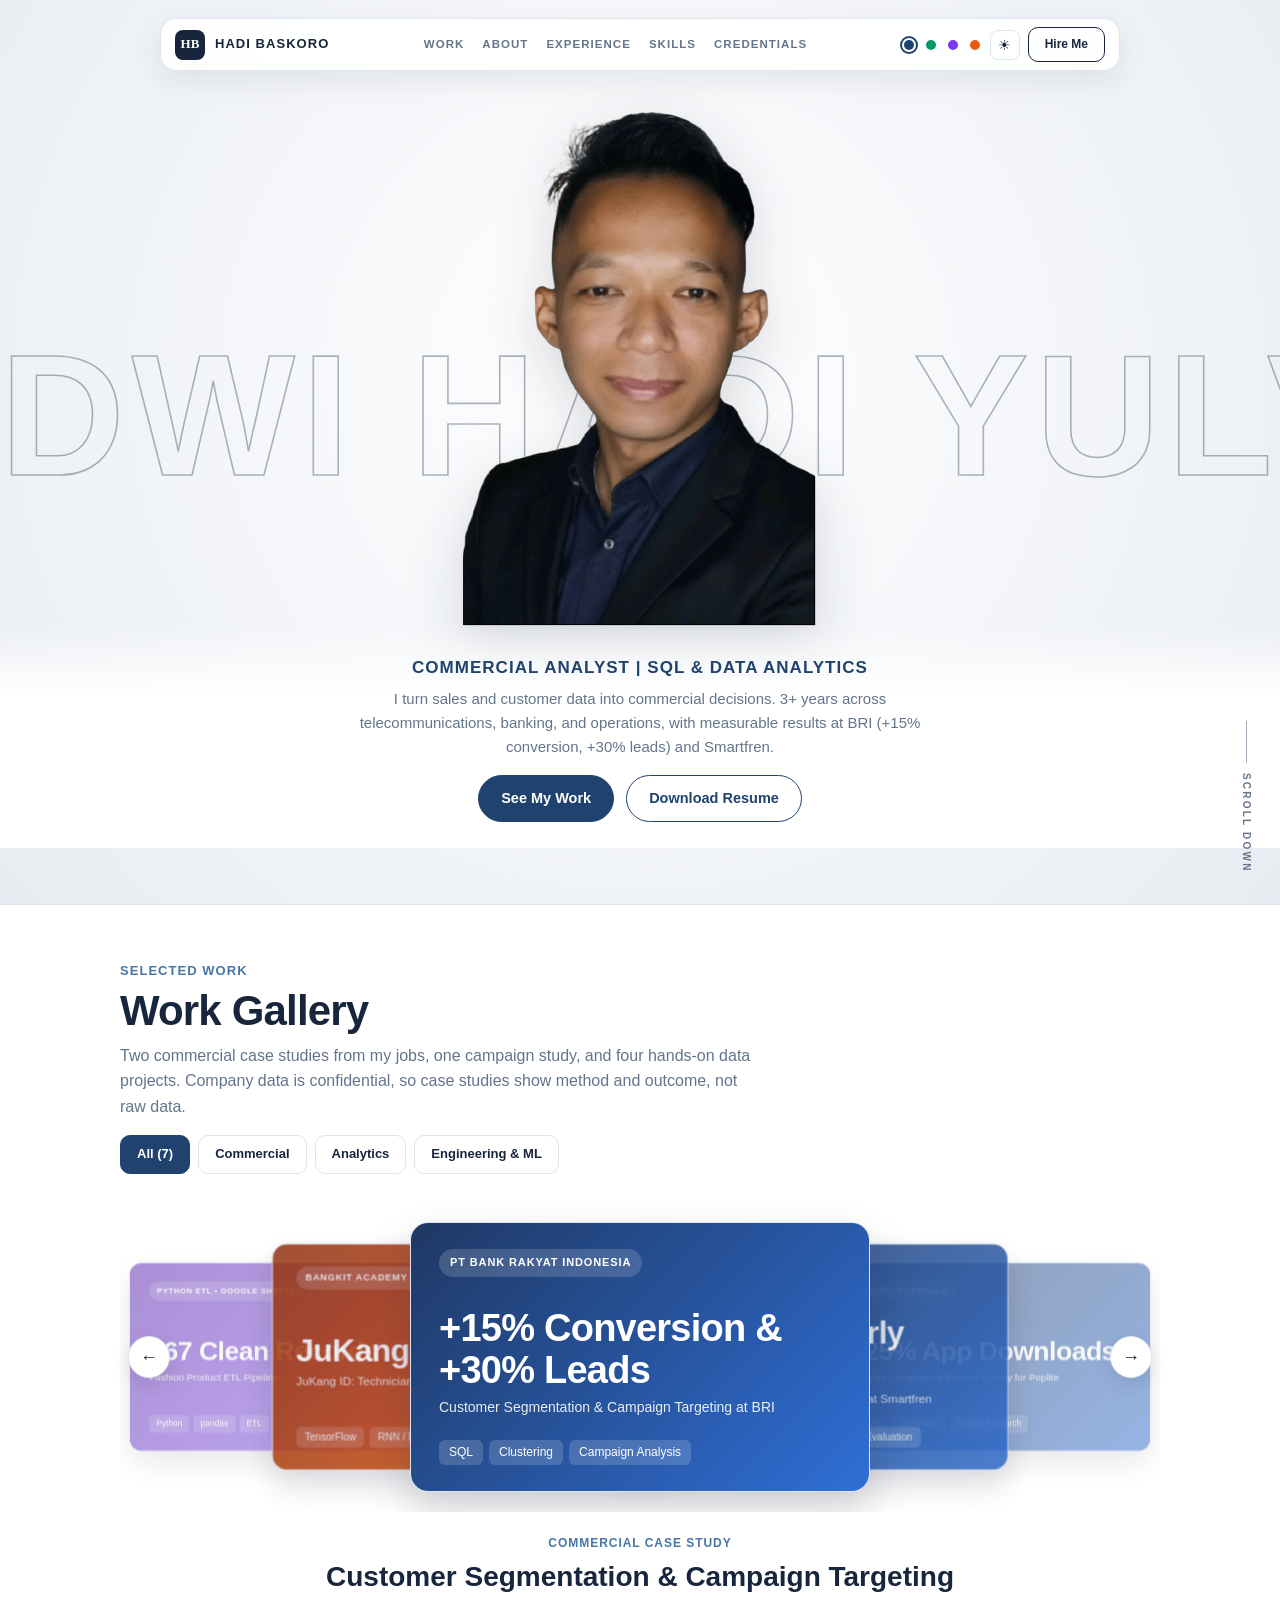
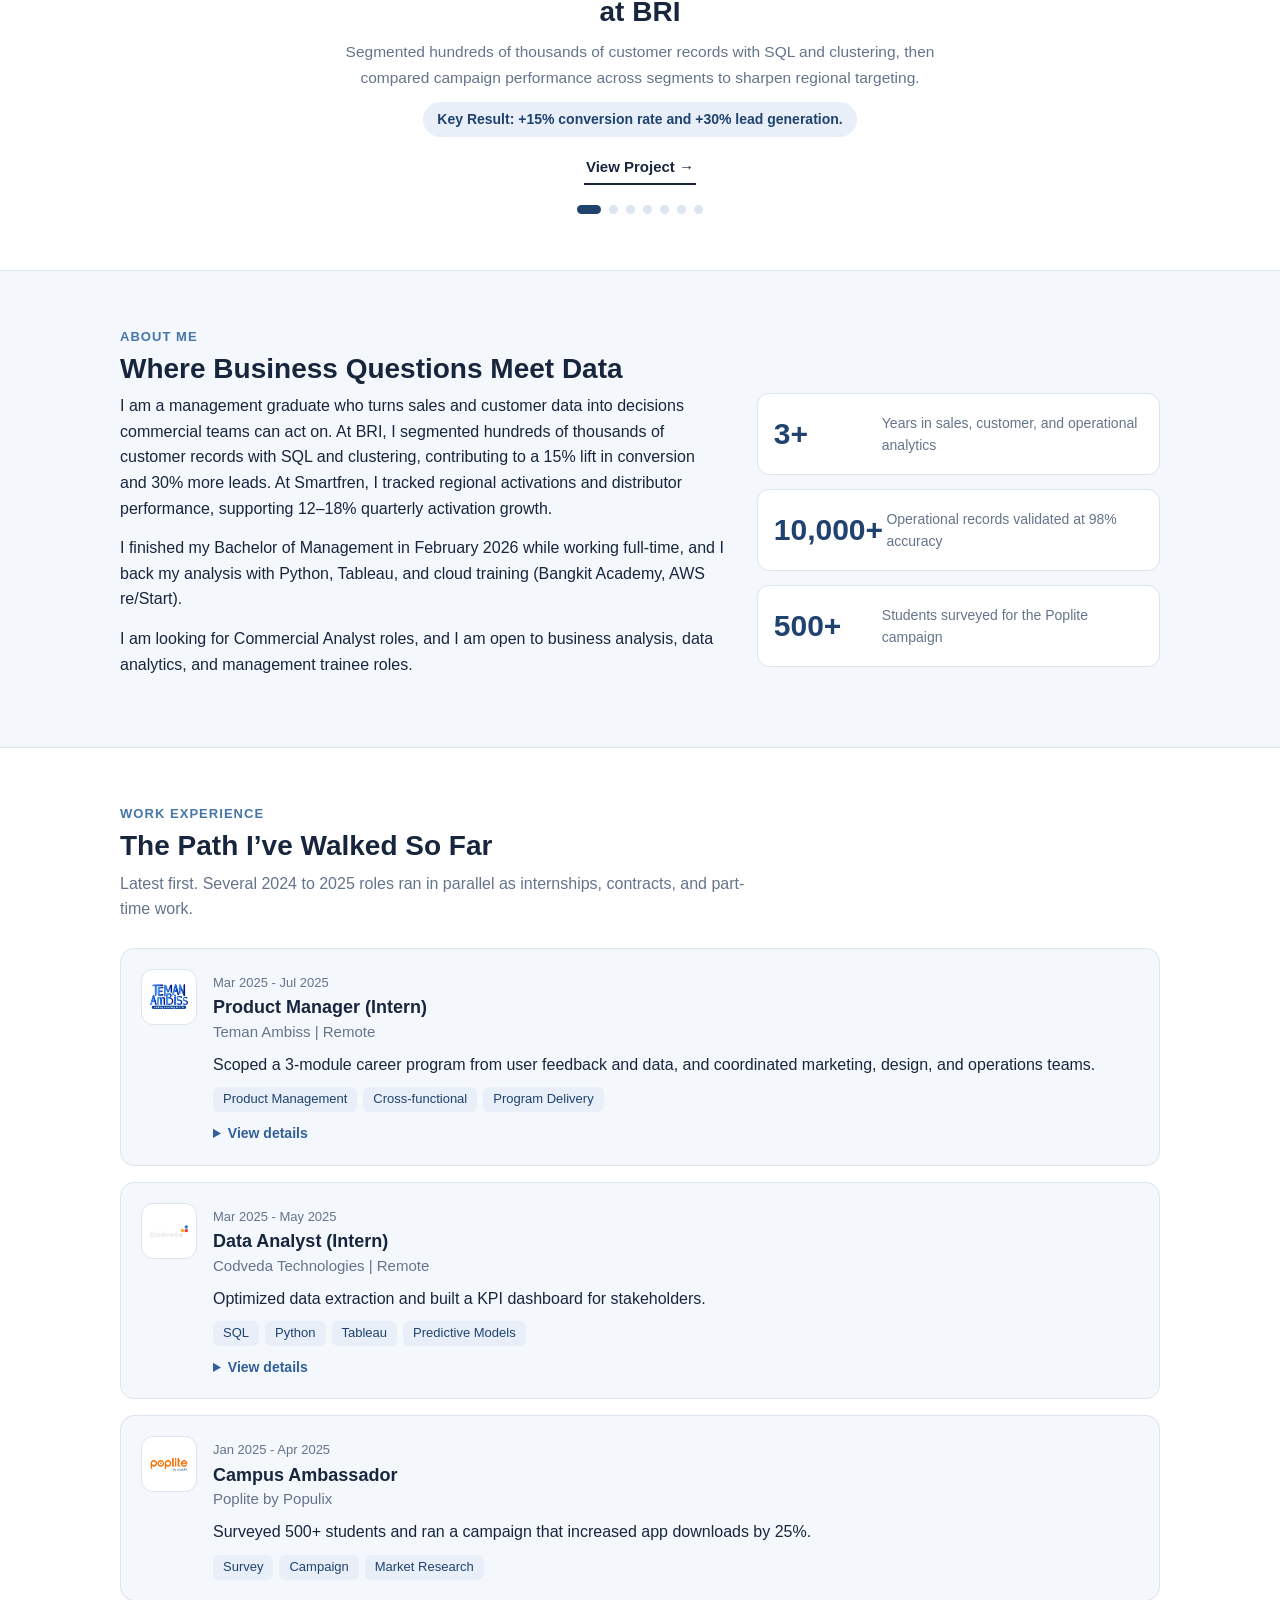
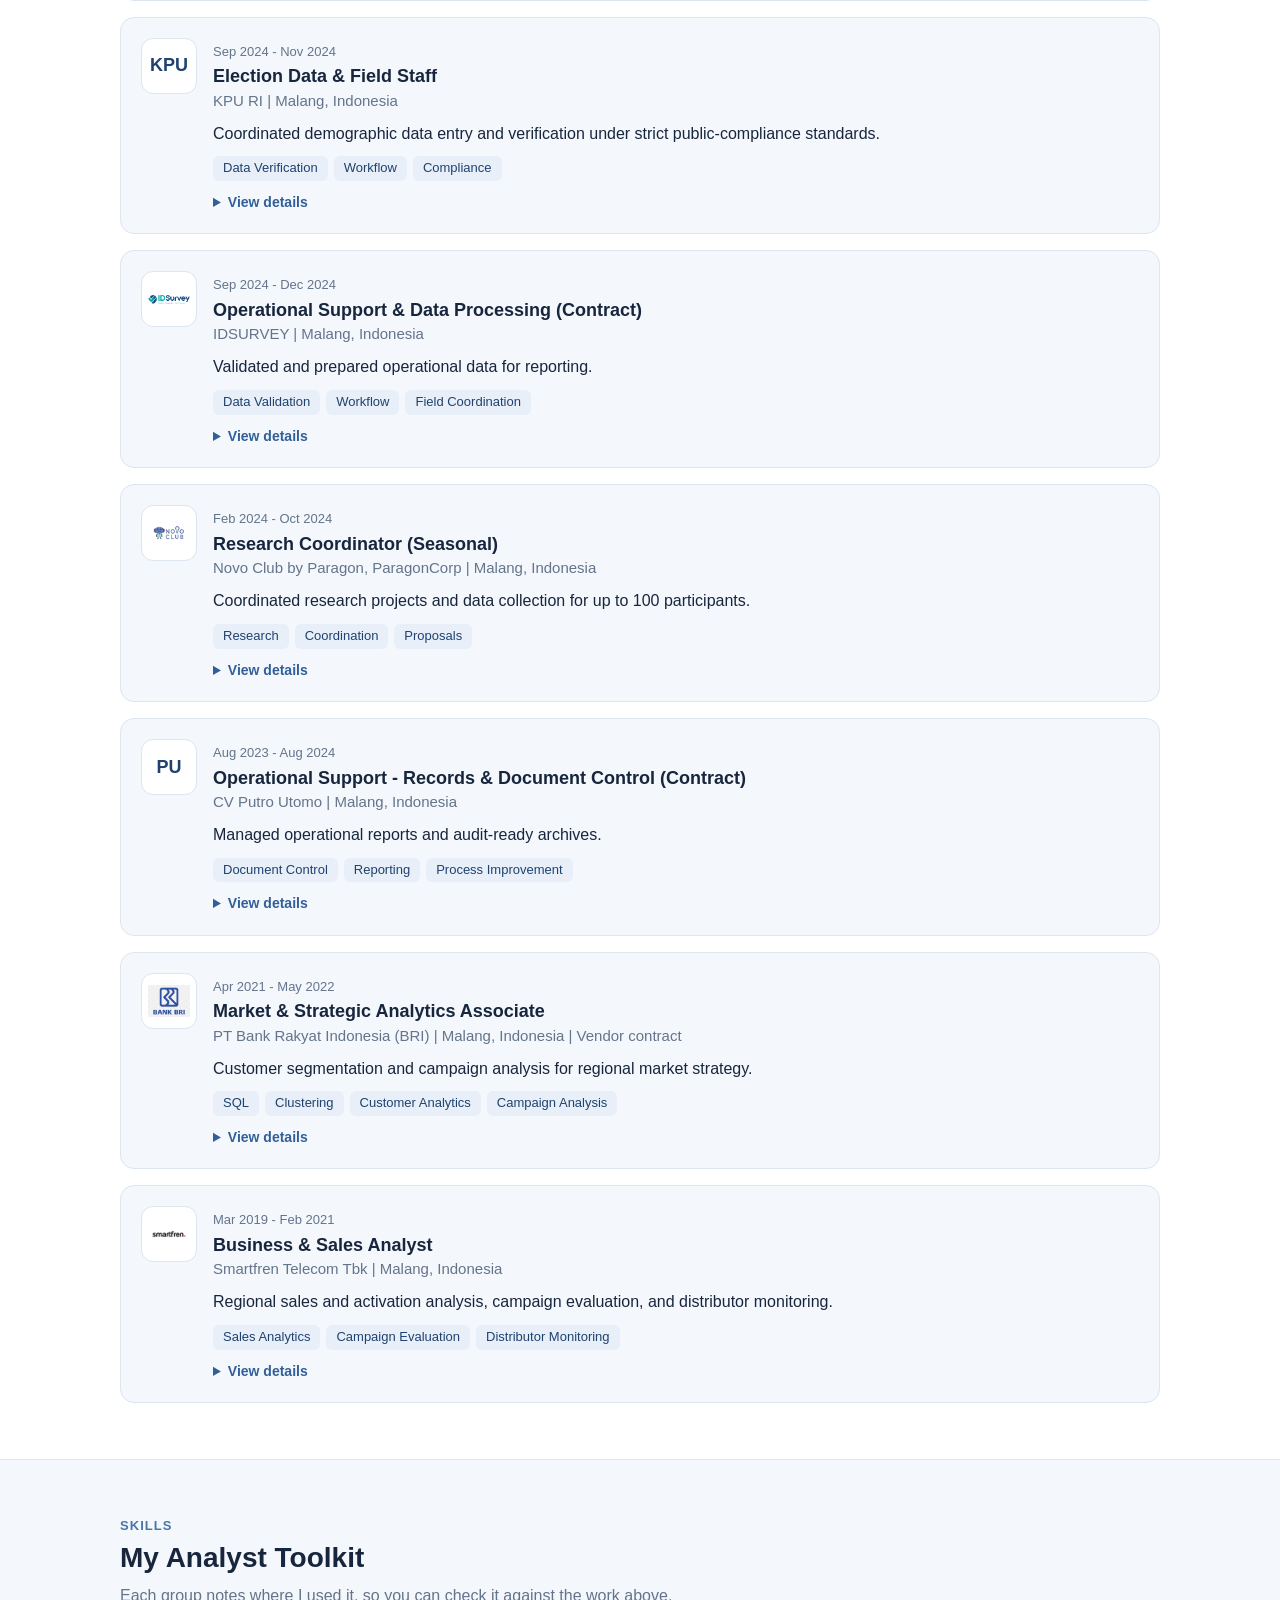
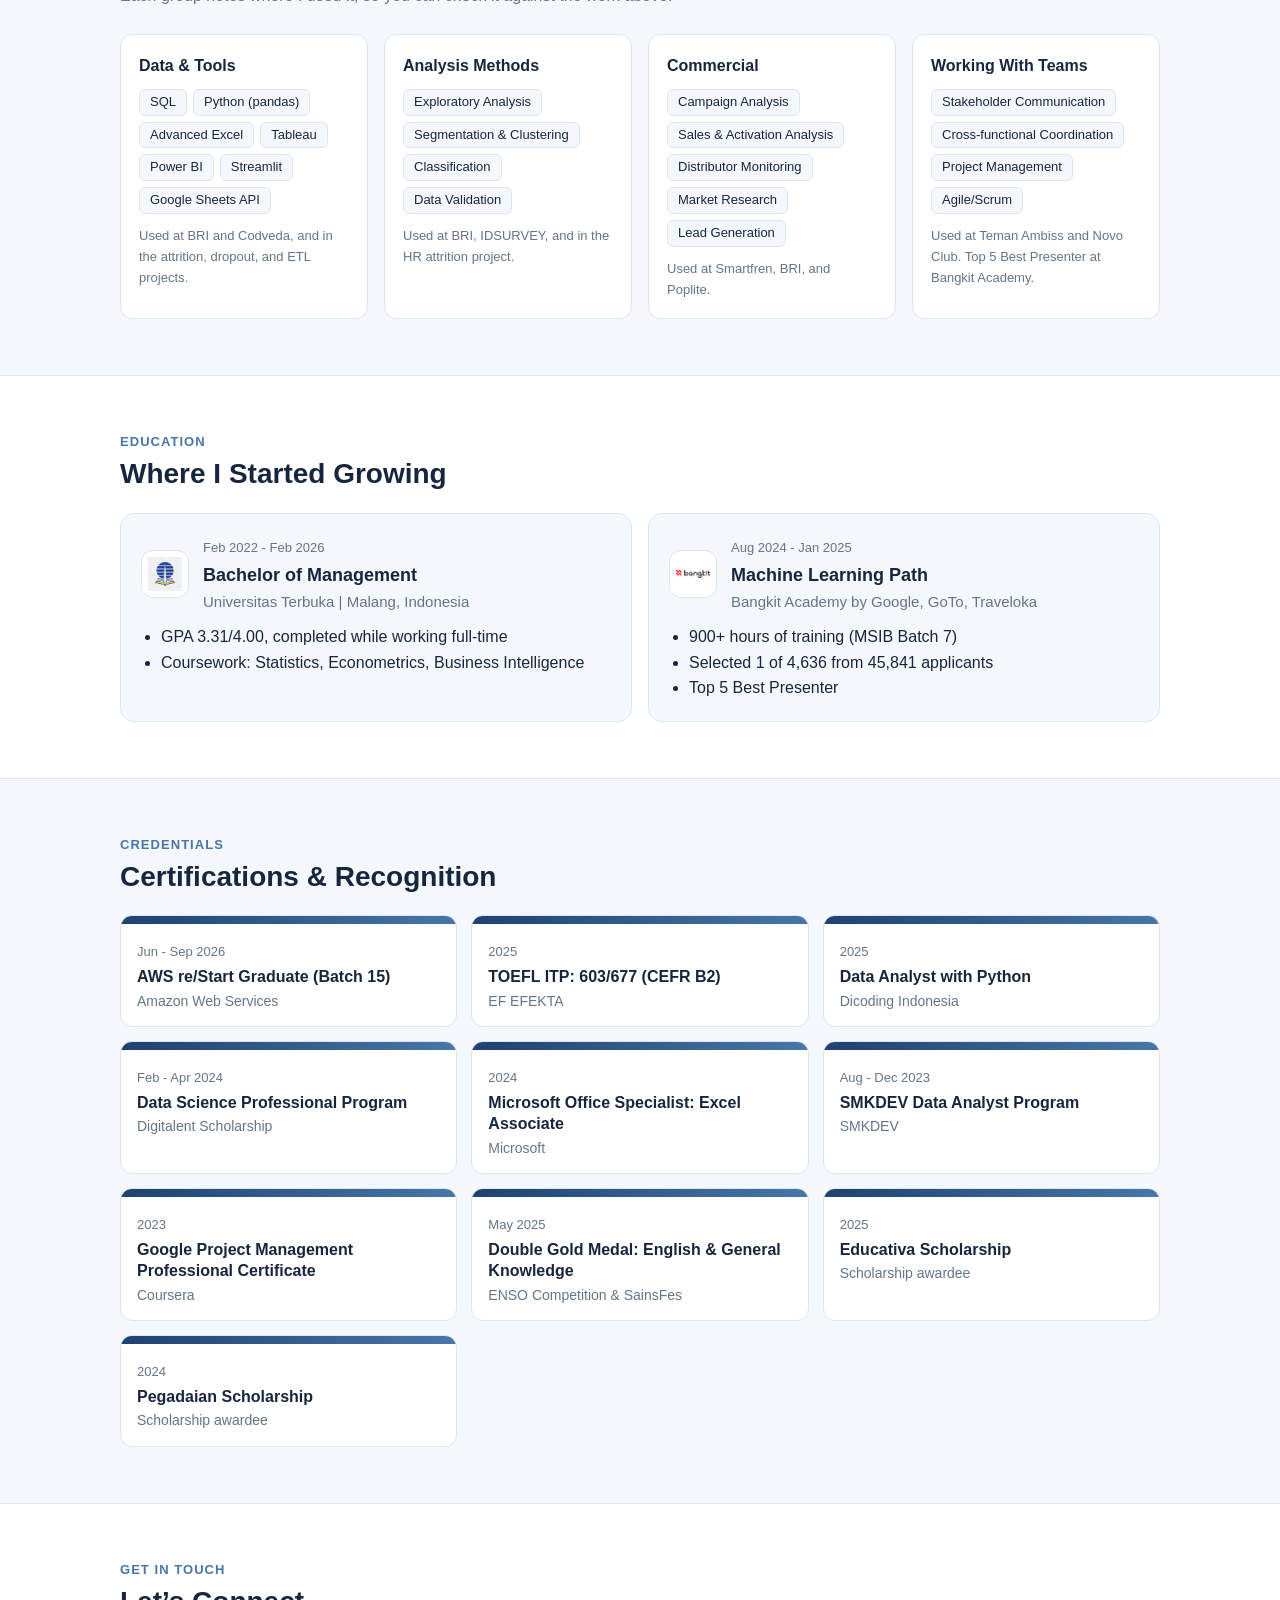
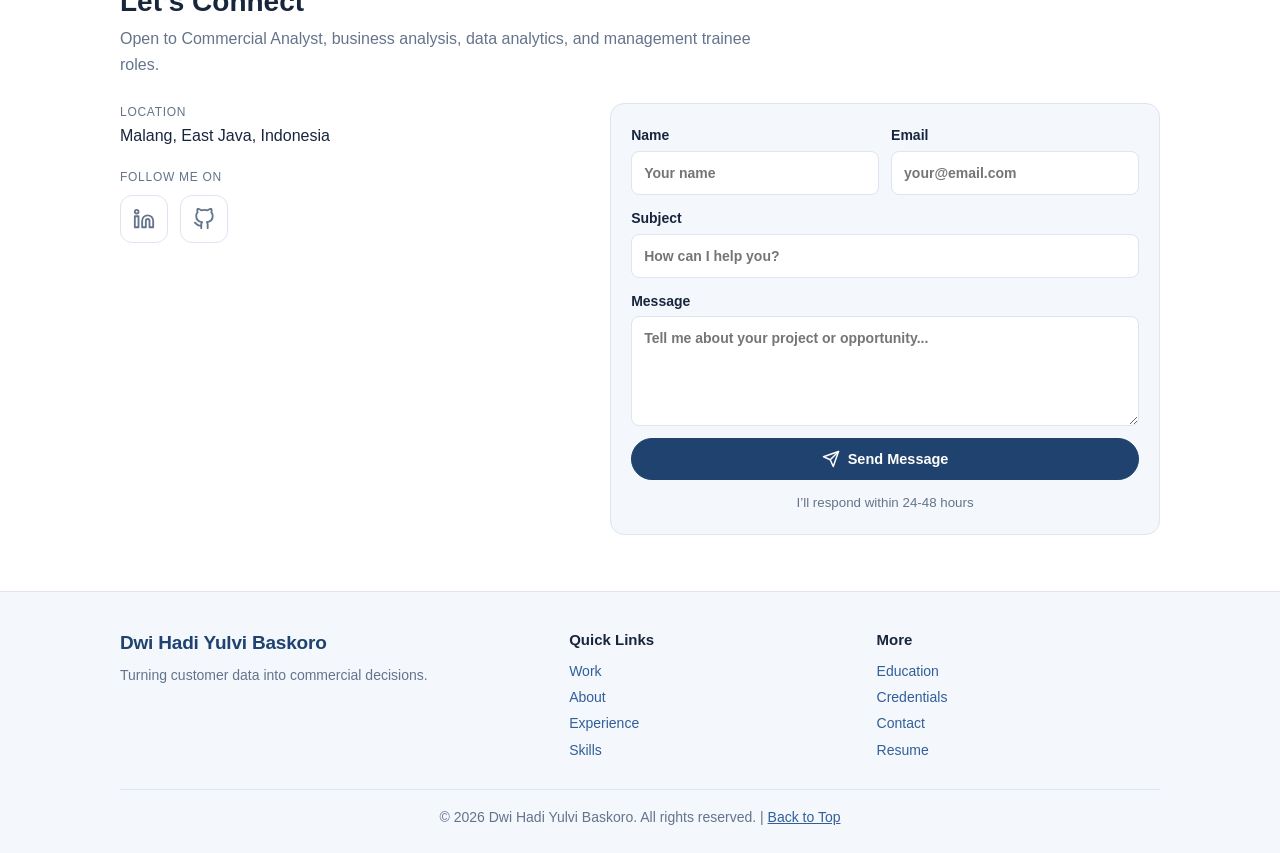
<file: index.html>
<!DOCTYPE html>
<html lang="en">
<head>
<!-- Google tag (gtag.js) -->
<script async src="https://www.googletagmanager.com/gtag/js?id=G-XZ7E1ZLH1T"></script>
<script>
  window.dataLayer = window.dataLayer || [];
  function gtag(){dataLayer.push(arguments);}
  gtag('js', new Date());
  gtag('config', 'G-XZ7E1ZLH1T');
</script>
<meta charset="utf-8">
<meta name="viewport" content="width=device-width, initial-scale=1">
<title>Dwi Hadi Yulvi Baskoro | Commercial Analyst Portfolio</title>
<meta name="description" content="Commercial and data analyst with 3+ years across telecommunications, banking, and operations. Case studies in customer segmentation, campaign analysis, and sales analytics.">
<meta property="og:title" content="Dwi Hadi Yulvi Baskoro | Commercial Analyst">
<meta property="og:description" content="Customer segmentation, campaign analysis, and sales analytics. Case studies and data projects.">
<meta property="og:type" content="website">
<link rel="icon" href="data:image/svg+xml,<svg xmlns='http://www.w3.org/2000/svg' viewBox='0 0 100 100'><rect width='100' height='100' rx='22' fill='%231f426f'/><text x='50' y='69' font-family='Georgia, Times New Roman, serif' font-size='54' font-weight='bold' fill='%23ffffff' text-anchor='middle'>HB</text></svg>">
<script>
/* Apply saved or system theme before first paint */
(function(){var r=document.documentElement,m=null,a=null;
try{m=localStorage.getItem('mode');a=localStorage.getItem('accent');}catch(e){}
if(!m){m=(window.matchMedia&&matchMedia('(prefers-color-scheme: dark)').matches)?'dark':'light';}
r.setAttribute('data-mode',m);r.setAttribute('data-accent',a||'navy');})();
</script>
<style>
:root{
  --bg:#ffffff; --surface:#f4f7fc; --hero-bg:#e8ecf2; --text:#18263d; --muted:#64748b;
  --accent:#1f426f; --accent-2:#4776a8; --accent-soft:#e8eff8; --border:#dce5f0; --link:#315f99;
  --grad-a:#1f3864; --grad-b:#2f6fd6; --stroke-col:rgba(24,38,61,0.34);
}
html[data-accent=green]{--accent:#047857; --accent-2:#10b981; --accent-soft:#e6f6ef; --link:#059669; --grad-a:#064e3b; --grad-b:#10b981}
html[data-accent=violet]{--accent:#5b21b6; --accent-2:#8b5cf6; --accent-soft:#efeafd; --link:#6d28d9; --grad-a:#4c1d95; --grad-b:#8b5cf6}
html[data-accent=orange]{--accent:#c2410c; --accent-2:#f97316; --accent-soft:#fff1e6; --link:#ea580c; --grad-a:#7c2d12; --grad-b:#f97316}
html[data-mode=dark]{
  color-scheme:dark;
  --bg:#0f1521; --surface:#171f2f; --hero-bg:#131b2b; --text:#e8ecf4; --muted:#9aa5ba; --border:#27334b;
  --accent:#8fb2f0; --accent-2:#6ea0ff; --accent-soft:#1d2a44; --link:#8fb2f0; --stroke-col:rgba(232,236,244,0.28);
}
html[data-mode=dark][data-accent=green]{--accent:#6ee7b7; --accent-2:#34d399; --accent-soft:#12332a; --link:#6ee7b7}
html[data-mode=dark][data-accent=violet]{--accent:#c4b5fd; --accent-2:#a78bfa; --accent-soft:#2a2146; --link:#c4b5fd}
html[data-mode=dark][data-accent=orange]{--accent:#fdba74; --accent-2:#fb923c; --accent-soft:#3a2314; --link:#fdba74}

*{box-sizing:border-box}
html{scroll-behavior:smooth; scroll-padding-top:86px}
@media(prefers-reduced-motion:reduce){html{scroll-behavior:auto}.marquee-track{animation:none}}
body{margin:0; background:var(--bg); color:var(--text); font-family:-apple-system,BlinkMacSystemFont,"Segoe UI",Roboto,Helvetica,Arial,sans-serif; line-height:1.6; font-size:16px; overflow-x:hidden}
a{color:var(--link)}
a:focus-visible,button:focus-visible{outline:3px solid var(--accent); outline-offset:2px}
.wrap{max-width:1080px; margin:0 auto; padding:0 20px}

header.pill-nav-wrap{position:fixed; top:18px; left:0; right:0; z-index:50; display:flex; justify-content:center; padding:0 16px; pointer-events:none}
.pill-nav{pointer-events:auto; display:flex; align-items:center; justify-content:space-between; gap:18px; background:rgba(255,255,255,0.92); backdrop-filter:blur(12px); border:1px solid var(--border); border-radius:16px; padding:8px 14px; box-shadow:0 10px 30px rgba(15,23,42,.08); max-width:960px; width:100%}
html[data-mode=dark] .pill-nav{background:rgba(23,31,47,0.9)}
.brand{display:flex; align-items:center; gap:10px; text-decoration:none; color:var(--text); font-weight:800; font-size:13px; letter-spacing:.08em; text-transform:uppercase; white-space:nowrap}
.brand-mark{width:30px; height:30px; border-radius:8px; background:var(--text); color:var(--bg); display:flex; align-items:center; justify-content:center; font-family:Georgia,"Times New Roman",serif; font-size:13px; font-weight:700; letter-spacing:0}
.pill-links{display:flex; align-items:center; gap:18px}
.pill-links a{text-decoration:none; font-size:11.5px; font-weight:700; letter-spacing:.09em; text-transform:uppercase; color:var(--muted); transition:.15s}
.pill-links a:hover{color:var(--text)}
.pill-right{display:flex; align-items:center; gap:8px}
.sw{width:14px; height:14px; border-radius:50%; border:2px solid var(--bg); padding:0; cursor:pointer}
.sw[aria-pressed=true]{box-shadow:0 0 0 2px var(--accent)}
#modeBtn{width:30px; height:30px; border-radius:8px; border:1px solid var(--border); background:transparent; color:var(--text); cursor:pointer; font-size:14px; display:flex; align-items:center; justify-content:center}
.hire-pill{text-decoration:none; font-size:12px; font-weight:700; color:var(--text); border:1.5px solid var(--text); border-radius:10px; padding:7px 16px; white-space:nowrap; transition:.15s}
.hire-pill:hover{background:var(--text); color:var(--bg)}

.kinetic-hero{position:relative; min-height:92vh; padding-top:96px; background:radial-gradient(circle at 50% 42%, var(--bg) 0%, var(--hero-bg) 100%); display:flex; flex-direction:column; align-items:center; justify-content:flex-end; overflow:hidden; border-bottom:1px solid var(--border)}
.marquee-layer{position:absolute; top:46%; left:0; width:100%; transform:translateY(-50%); z-index:1; pointer-events:none; user-select:none; overflow:hidden}
.marquee-track{display:flex; width:max-content; animation:marqueeScroll 26s linear infinite}
.marquee-track span{font-size:clamp(74px, 13.5vw, 185px); font-weight:900; letter-spacing:.04em; text-transform:uppercase; line-height:1; color:transparent; -webkit-text-stroke:1.6px var(--stroke-col); padding-right:56px; white-space:nowrap}
@keyframes marqueeScroll{0%{transform:translateX(0)}100%{transform:translateX(-50%)}}
.portrait-stage{position:relative; z-index:2; display:flex; flex-direction:column; align-items:center; justify-content:flex-end; width:100%; max-width:560px; margin:0 auto; transition:transform .25s ease-out}
.portrait-frame{width:min(430px, 84vw); height:min(530px, 68vh); display:flex; align-items:flex-end; justify-content:center; position:relative}
.portrait-frame img{width:100%; height:100%; object-fit:contain; object-position:bottom center; filter:drop-shadow(0 18px 28px rgba(15,23,42,0.16)); display:block}
.hero-dock{position:relative; z-index:4; width:100%; background:linear-gradient(to top, var(--bg) 68%, rgba(255,255,255,0) 100%); padding:28px 20px 26px; text-align:center}
html[data-mode=dark] .hero-dock{background:linear-gradient(to top, var(--bg) 68%, rgba(15,21,33,0) 100%)}
.hero-dock .role-line{font-size:clamp(14px, 1.8vw, 17px); font-weight:700; letter-spacing:.06em; text-transform:uppercase; color:var(--accent); margin:0 0 6px}
.hero-dock .sub-line{font-size:15px; color:var(--muted); max-width:620px; margin:0 auto 16px}
.hero-actions{display:flex; justify-content:center; align-items:center; gap:12px; flex-wrap:wrap}
.btn{display:inline-block; padding:11px 22px; border-radius:999px; text-decoration:none; font-weight:600; font-size:14.5px; border:1px solid var(--accent); color:var(--accent); background:var(--bg); cursor:pointer; font-family:inherit; transition:.15s}
.btn.primary{background:var(--accent); color:var(--bg)}
.btn:hover{transform:translateY(-1px)}
.scroll-indicator{position:absolute; right:26px; bottom:32px; z-index:5; display:flex; flex-direction:column; align-items:center; gap:10px; text-decoration:none; color:var(--muted); font-size:10px; font-weight:700; letter-spacing:.22em; text-transform:uppercase}
.scroll-indicator .line{width:1px; height:42px; background:var(--muted); opacity:.6}
.scroll-indicator span{writing-mode:vertical-rl}

section{padding:56px 0}
.eyebrow{color:var(--accent-2); font-weight:700; font-size:13px; letter-spacing:.08em; text-transform:uppercase; margin:0 0 4px}
section h2{font-size:28px; margin:0 0 8px; line-height:1.2}
section .sub{color:var(--muted); margin:0 0 26px; max-width:640px}
.alt{background:var(--surface); border-top:1px solid var(--border); border-bottom:1px solid var(--border)}

.about{display:grid; grid-template-columns:1.5fr 1fr; gap:32px; align-items:start}
.about p{margin:0 0 14px}
.about-stats{display:grid; gap:14px}
.about-stats div{background:var(--bg); border:1px solid var(--border); border-radius:12px; padding:16px; display:flex; align-items:center; gap:16px}
.about-stats b{font-size:30px; color:var(--accent); min-width:92px}
.about-stats span{font-size:14px; color:var(--muted)}

.exp{display:grid; gap:16px}
.expcard{background:var(--surface); border:1px solid var(--border); border-radius:14px; padding:20px; display:grid; grid-template-columns:56px 1fr; gap:16px}
.logo-box{width:56px; height:56px; border-radius:12px; background:#ffffff; border:1px solid var(--border); color:var(--accent); font-weight:800; display:flex; align-items:center; justify-content:center; font-size:18px; overflow:hidden; padding:6px}
.logo-box img{width:100%; height:100%; object-fit:contain; display:block}
.expcard .date{font-size:13px; color:var(--muted)}
.expcard h3{margin:2px 0 0; font-size:18px; line-height:1.3}
.expcard .org{color:var(--muted); font-size:15px; margin:0 0 8px}
.expcard p.desc{margin:0 0 10px}
.tags{display:flex; flex-wrap:wrap; gap:6px}
.tag{background:var(--accent-soft); color:var(--accent); border-radius:6px; padding:2px 10px; font-size:13px}
details{margin-top:10px}
details summary{cursor:pointer; color:var(--link); font-size:14px; font-weight:600}
details ul{margin:8px 0 0; padding-left:20px}
details li{margin-bottom:4px}

.gal-head{display:flex; flex-wrap:wrap; justify-content:space-between; align-items:flex-end; gap:16px; margin-bottom:28px}
.gal-head h2{font-size:clamp(32px,4vw,42px); font-weight:800; letter-spacing:-.02em; margin:0 0 6px}
.gal-head .sub{margin:0}
.filters{display:flex; flex-wrap:wrap; gap:8px; margin:0}
.filters button{font:inherit; font-size:13px; font-weight:600; padding:8px 16px; border-radius:10px; border:1px solid var(--border); background:var(--bg); color:var(--text); cursor:pointer; transition:.15s}
.filters button:hover{border-color:var(--accent)}
.filters button.active{background:var(--accent); color:var(--bg); border-color:var(--accent)}
.stage-wrap{position:relative; margin:12px auto 0; user-select:none}
.stage{position:relative; height:310px; display:flex; align-items:center; justify-content:center; overflow:hidden}
.slide{position:absolute; width:min(460px, 78vw); height:270px; border-radius:18px; overflow:hidden; background:var(--bg); border:1px solid var(--border); box-shadow:0 18px 40px rgba(15,23,42,.18); transition:transform .42s cubic-bezier(.22,1,.36,1), opacity .35s ease, filter .35s ease; cursor:pointer; display:flex; flex-direction:column}
.slide img{width:100%; height:100%; object-fit:cover; display:block}
.slide-cover{width:100%; height:100%; padding:26px 28px; color:#fff; display:flex; flex-direction:column; justify-content:space-between; position:relative}
.slide-cover .pill{align-self:flex-start; font-size:11px; font-weight:700; letter-spacing:.08em; text-transform:uppercase; padding:5px 11px; border-radius:999px; background:rgba(255,255,255,.16); backdrop-filter:blur(4px)}
.slide-cover .metric{font-size:clamp(28px,4vw,38px); font-weight:800; line-height:1.1; letter-spacing:-.02em; margin:10px 0 4px}
.slide-cover .caption{font-size:14px; opacity:.9; margin:0}
.slide-cover .mini-tags{display:flex; flex-wrap:wrap; gap:6px}
.slide-cover .mini-tags span{font-size:12px; padding:3px 10px; border-radius:6px; background:rgba(255,255,255,.16)}
.t-commercial{background:linear-gradient(135deg,var(--grad-a),var(--grad-b))}
.t-analytics{background:linear-gradient(135deg,#0f766e,#10b981)}
.t-engineering{background:linear-gradient(135deg,#5b21b6,#8b5cf6)}
.t-ml{background:linear-gradient(135deg,#9a3412,#ea580c)}
.nav-arrow{position:absolute; top:50%; transform:translateY(-50%); z-index:12; width:42px; height:42px; border-radius:50%; border:1px solid var(--border); background:var(--bg); color:var(--text); font-size:18px; font-weight:700; display:flex; align-items:center; justify-content:center; cursor:pointer; box-shadow:0 6px 18px rgba(0,0,0,.1); transition:.15s}
.nav-arrow:hover{background:var(--accent); color:var(--bg); border-color:var(--accent)}
.nav-arrow.prev{left:8px}
.nav-arrow.next{right:8px}
.gal-info{max-width:680px; margin:22px auto 0; text-align:center; padding:0 12px}
.gal-info .gal-cat{font-size:12px; font-weight:700; letter-spacing:.08em; text-transform:uppercase; color:var(--accent-2); margin:0 0 6px}
.gal-info h3{font-size:clamp(22px,2.6vw,28px); font-weight:800; line-height:1.25; margin:0 0 10px; color:var(--text)}
.gal-info .gal-desc{font-size:15.5px; color:var(--muted); margin:0 0 12px; line-height:1.65}
.gal-info .gal-res{display:inline-block; background:var(--accent-soft); color:var(--accent); font-size:14px; font-weight:600; padding:6px 14px; border-radius:999px; margin-bottom:16px}
.gal-info .gal-actions{display:flex; justify-content:center; align-items:center; gap:16px; flex-wrap:wrap}
.view-link{font:inherit; font-size:15px; font-weight:700; color:var(--text); background:none; border:none; border-bottom:2px solid var(--text); padding:2px 2px 4px; cursor:pointer; transition:.15s}
.view-link:hover{color:var(--accent); border-color:var(--accent)}
.gal-dots{display:flex; justify-content:center; gap:8px; margin-top:20px}
.gal-dots button{width:9px; height:9px; border-radius:999px; border:none; padding:0; background:var(--border); cursor:pointer; transition:.2s}
.gal-dots button.active{width:24px; background:var(--accent)}
.detail{display:none}
.result{background:var(--accent-soft); border-radius:10px; padding:10px 12px; margin-bottom:12px; font-size:14px}
.result b{display:block; font-size:12px; text-transform:uppercase; letter-spacing:.06em; color:var(--accent)}
.fine{font-size:13px; color:var(--muted)}
dialog{border:1px solid var(--border); border-radius:16px; padding:0; max-width:620px; width:calc(100% - 32px); background:var(--bg); color:var(--text)}
dialog::backdrop{background:rgba(0,0,0,.5)}
dialog .inner{padding:24px}
dialog h3{margin:0 0 4px; font-size:22px}
dialog .cat{font-size:12px; font-weight:700; letter-spacing:.06em; text-transform:uppercase; color:var(--accent-2); margin:0 0 6px}
dialog h4{margin:16px 0 4px; font-size:14px; text-transform:uppercase; letter-spacing:.06em; color:var(--muted)}
dialog p, dialog ul{margin:0 0 8px}
dialog ul{padding-left:20px}
dialog .close{float:right; font:inherit; font-size:14px; padding:4px 12px; border-radius:8px; border:1px solid var(--border); background:var(--surface); color:var(--text); cursor:pointer}
.chip{display:inline-block; padding:4px 12px; border-radius:999px; font-size:14px; text-decoration:none; background:var(--surface); color:var(--link); border:1px solid var(--border); margin:4px 8px 0 0}

.skills{display:grid; grid-template-columns:repeat(auto-fit,minmax(240px,1fr)); gap:16px}
.skillbox{background:var(--bg); border:1px solid var(--border); border-radius:12px; padding:18px}
.skillbox h3{margin:0 0 10px; font-size:16px}
.skillbox .tag{background:var(--surface); color:var(--text); border:1px solid var(--border)}
.skillbox .fine{margin:12px 0 0}

.edu{display:grid; grid-template-columns:repeat(auto-fit,minmax(300px,1fr)); gap:16px}
.edcard{background:var(--surface); border:1px solid var(--border); border-radius:14px; padding:20px}
.ed-head{display:flex; align-items:center; gap:14px; margin-bottom:10px}
.ed-head .logo-box{width:48px; height:48px; flex-shrink:0}
.edcard .date{font-size:13px; color:var(--muted)}
.edcard h3{margin:2px 0 0; font-size:18px}
.edcard .org{color:var(--muted); font-size:15px; margin:0}
.edcard ul{margin:0; padding-left:20px}
.certs{display:grid; grid-template-columns:repeat(auto-fit,minmax(250px,1fr)); gap:14px}
.cert{background:var(--bg); border:1px solid var(--border); border-radius:12px; overflow:hidden}
.cert .strip{height:8px; background:linear-gradient(90deg,var(--accent),var(--accent-2))}
.cert .in{padding:14px 16px}
.cert .date{font-size:13px; color:var(--muted)}
.cert h3{margin:2px 0 2px; font-size:16px; line-height:1.35}
.cert p{margin:0; font-size:14px; color:var(--muted)}

.contact{display:grid; grid-template-columns:1fr 1.2fr; gap:32px; align-items:start}
.info div{margin-bottom:14px}
.info small{display:block; font-size:12px; text-transform:uppercase; letter-spacing:.06em; color:var(--muted)}
.form{background:var(--surface); border:1px solid var(--border); border-radius:14px; padding:20px; display:grid; gap:12px}
.form .send{display:flex; align-items:center; justify-content:center; gap:8px; width:100%}
.form label{font-size:14px; font-weight:600; display:grid; gap:4px}
.form input,.form textarea{font:inherit; padding:10px 12px; border-radius:8px; border:1px solid var(--border); background:var(--bg); color:var(--text); width:100%}
.form textarea{min-height:110px; resize:vertical}
.form small{color:var(--muted)}
.row2{display:grid; grid-template-columns:1fr 1fr; gap:12px}
.form .note{text-align:center; margin:0}
.form .msg{margin:0; padding:10px 12px; border-radius:8px; font-size:14px; display:none}
.form .msg.ok{display:block; background:#e3f6ec; color:#0f5132}
.form .msg.err{display:block; background:#fdeaea; color:#842029}
.hp{position:absolute; left:-9999px; height:0; width:0; opacity:0}
.follow{margin-top:20px}
.follow small{display:block; font-size:12px; text-transform:uppercase; letter-spacing:.06em; color:var(--muted); margin-bottom:8px}
.social{display:flex; gap:12px}
.social a{width:48px; height:48px; border-radius:12px; border:1px solid var(--border); background:var(--bg); display:flex; align-items:center; justify-content:center; color:var(--muted); transition:.15s}
.social a:hover{color:var(--accent); border-color:var(--accent); transform:translateY(-2px)}
.social svg{width:22px; height:22px; stroke:currentColor; fill:none; stroke-width:2; stroke-linecap:round; stroke-linejoin:round}

footer{background:var(--surface); border-top:1px solid var(--border); padding:36px 0 24px; color:var(--muted); font-size:14px}
.foot{display:grid; grid-template-columns:1.5fr 1fr 1fr; gap:24px}
.foot h4{margin:0 0 8px; color:var(--text); font-size:15px}
.foot a{display:block; text-decoration:none; margin-bottom:4px}
.copy{margin-top:24px; padding-top:16px; border-top:1px solid var(--border); text-align:center}
.logo{font-weight:700; text-decoration:none; color:var(--accent); font-size:19px; letter-spacing:-.01em}

@media (max-width:860px){
  .pill-links{display:none}
  .about,.contact,.foot{grid-template-columns:1fr}
  .expcard{grid-template-columns:1fr}
  .stage{height:250px}
  .slide{height:220px}
  .nav-arrow{width:34px; height:34px; font-size:15px}
  .scroll-indicator{display:none}
}
@media (max-width:520px){.sw{display:none}.row2{grid-template-columns:1fr}}
</style>
</head>
<body>

<header class="pill-nav-wrap">
  <div class="pill-nav">
    <a class="brand" href="#" data-scroll-top>
      <span class="brand-mark">HB</span>
      <span>Hadi Baskoro</span>
    </a>
    <nav class="pill-links" aria-label="Main">
      <a href="#projects">Work</a>
      <a href="#about">About</a>
      <a href="#experience">Experience</a>
      <a href="#skills">Skills</a>
      <a href="#certificates">Credentials</a>
    </nav>
    <div class="pill-right">
      <button type="button" class="sw" data-accent="navy" style="background:#1f426f" aria-label="Navy theme" aria-pressed="true"></button>
      <button type="button" class="sw" data-accent="green" style="background:#059669" aria-label="Green theme" aria-pressed="false"></button>
      <button type="button" class="sw" data-accent="violet" style="background:#7c3aed" aria-label="Violet theme" aria-pressed="false"></button>
      <button type="button" class="sw" data-accent="orange" style="background:#ea580c" aria-label="Orange theme" aria-pressed="false"></button>
      <button type="button" id="modeBtn" aria-label="Toggle dark mode">☀</button>
      <a class="hire-pill" href="#contact">Hire Me</a>
    </div>
  </div>
</header>

<main>

  <section class="kinetic-hero" id="hero">
    <div class="marquee-layer" id="marqueeLayer" aria-hidden="true">
      <div class="marquee-track">
        <span>DWI HADI YULVI BASKORO • COMMERCIAL ANALYST •</span>
        <span>DWI HADI YULVI BASKORO • COMMERCIAL ANALYST •</span>
      </div>
    </div>
    <div class="portrait-stage" id="portraitStage">
      <div class="portrait-frame">
        <img src="Foto%20Dwi%20Hadi%20Y.B.png" alt="Dwi Hadi Yulvi Baskoro">
      </div>
    </div>
    <div class="hero-dock">
      <h1 class="role-line" style="font-size:clamp(14px,1.8vw,17px)">Commercial Analyst | SQL & Data Analytics</h1>
      <p class="sub-line">I turn sales and customer data into commercial decisions. 3+ years across telecommunications, banking, and operations, with measurable results at BRI (+15% conversion, +30% leads) and Smartfren.</p>
      <div class="hero-actions">
        <a class="btn primary" href="#projects" data-ga-event="explore_work_click">See My Work</a>
        <a class="btn" href="CV_Dwi_Hadi_Yulvi_Baskoro.pdf" target="_blank" rel="noopener" data-ga-event="download_resume_click">Download Resume</a>
      </div>
    </div>
    <a href="#projects" class="scroll-indicator" aria-label="Scroll down">
      <div class="line"></div>
      <span>SCROLL DOWN</span>
    </a>
  </section>

  <!-- PROJECTS (WORK GALLERY COVERFLOW) -->
  <section id="projects">
    <div class="wrap">
      <div class="gal-head">
        <div>
          <p class="eyebrow">Selected Work</p>
          <h2>Work Gallery</h2>
          <p class="sub">Two commercial case studies from my jobs, one campaign study, and four hands-on data projects. Company data is confidential, so case studies show method and outcome, not raw data.</p>
        </div>
        <div class="filters" role="group" aria-label="Filter projects">
          <button class="active" data-filter="all">All (7)</button>
          <button data-filter="commercial">Commercial</button>
          <button data-filter="analytics">Analytics</button>
          <button data-filter="engineering">Engineering & ML</button>
        </div>
      </div>

      <div class="stage-wrap" id="stageWrap">
        <button type="button" class="nav-arrow prev" id="galPrev" aria-label="Previous project">←</button>
        <div class="stage" id="galStage"></div>
        <button type="button" class="nav-arrow next" id="galNext" aria-label="Next project">→</button>
      </div>

      <div class="gal-info" aria-live="polite">
        <p class="gal-cat" id="galCat"></p>
        <h3 id="galTitle"></h3>
        <p class="gal-desc" id="galDesc"></p>
        <div><span class="gal-res" id="galRes"></span></div>
        <div class="gal-actions">
          <button type="button" class="view-link" id="galOpen">View Project →</button>
        </div>
        <div class="gal-dots" id="galDots"></div>
      </div>

      <div id="projectStore" style="display:none">

        <article class="proj-item" data-cat="commercial" data-theme="t-commercial" data-metric="+15% Conversion & +30% Leads" data-badge="PT Bank Rakyat Indonesia" data-tags="SQL,Clustering,Campaign Analysis">
          <p class="cat">Commercial Case Study</p>
          <h3>Customer Segmentation & Campaign Targeting at BRI</h3>
          <p class="d">Segmented hundreds of thousands of customer records with SQL and clustering, then compared campaign performance across segments to sharpen regional targeting.</p>
          <div class="result"><b>Key result</b>+15% conversion rate and +30% lead generation.</div>
          <div class="detail">
            <p class="fine">Apr 2021 to May 2022, vendor contract.</p>
            <h4>Question</h4>
            <p>Which customer groups should regional campaigns target to convert better?</p>
            <h4>Approach</h4>
            <ul>
              <li>Segmented hundreds of thousands of customer records with SQL and clustering.</li>
              <li>Analyzed customer behavior and campaign performance by segment.</li>
              <li>Fed the findings into regional market strategy.</li>
            </ul>
            <h4>Outcome</h4>
            <ul><li>Contributed to a 15% increase in conversion rates.</li><li>Boosted lead generation by 30%.</li></ul>
            <!-- TODO: add baseline period and how the lift was measured -->
          </div>
        </article>

        <article class="proj-item" data-cat="commercial" data-theme="t-commercial" data-metric="12–18% Quarterly Growth" data-badge="Smartfren Telecom" data-tags="Sales Analytics,Distribution,Campaign Evaluation">
          <p class="cat">Commercial Case Study</p>
          <h3>Regional Sales & Distributor Performance at Smartfren</h3>
          <p class="d">Analyzed regional sales and activation data, evaluated acquisition campaigns, and monitored distributor and retailer performance across Malang.</p>
          <div class="result"><b>Key result</b>12-18% quarterly activation growth supported, +20% user acquisition, 95% partner engagement.</div>
          <div class="detail">
            <p class="fine">Mar 2019 to Feb 2021.</p>
            <h4>Question</h4>
            <p>Where are activations growing or stalling, and which campaigns and partners drive them?</p>
            <h4>Approach</h4>
            <ul>
              <li>Analyzed regional sales and activation data.</li>
              <li>Evaluated campaign effectiveness and optimized the acquisition strategy.</li>
              <li>Monitored distributor and retailer performance and joined field activities at campuses, schools, and institutions.</li>
            </ul>
            <h4>Outcome</h4>
            <ul><li>Supported 12-18% quarterly growth in activations.</li><li>Increased user acquisition by 20%.</li><li>Reached 95% partner engagement.</li></ul>
          </div>
        </article>

        <article class="proj-item" data-cat="commercial" data-theme="t-commercial" data-metric="+25% App Downloads" data-badge="Poplite by Populix" data-tags="Survey,Campaign,Market Research">
          <p class="cat">Commercial Case Study</p>
          <h3>Campus Campaign & Student Survey for Poplite</h3>
          <p class="d">Surveyed 500+ university students and executed a targeted campus activation campaign for the Poplite research app.</p>
          <div class="result"><b>Key result</b>+25% app downloads across the campus campaign period.</div>
          <div class="detail">
            <h4>Approach</h4>
            <ul><li>Surveyed 500+ students.</li><li>Ran a campus campaign for the Poplite app (Jan - Apr 2025).</li></ul>
            <h4>Outcome</h4>
            <ul><li>App downloads increased by 25%.</li></ul>
          </div>
        </article>

        <article class="proj-item" data-cat="analytics" data-theme="t-analytics" data-metric="12.18% Turnover Rate" data-badge="Tableau • Random Forest" data-tags="Tableau,Python,scikit-learn">
          <p class="cat">Business Analytics</p>
          <h3>HR Analytics: Employee Attrition</h3>
          <p class="d">Analyzed 1,470 employee records and built a Random Forest classification model with an interactive Tableau dashboard to flag attrition risk.</p>
          <div class="result"><b>Key result</b>12.18% turnover; ages 25-34 carried the highest attrition risk.</div>
          <div class="detail">
            <h4>Approach</h4>
            <ul>
              <li>Analyzed 1,470 employee records and 179 attrition cases by department, age, gender, education field, and job satisfaction.</li>
              <li>Built a Random Forest classification model with a prediction script to flag attrition risk.</li>
            </ul>
            <h4>Finding</h4>
            <ul><li>12.18% turnover rate; ages 25-34 carried the highest risk, which supports targeted retention programs.</li></ul>
            <a class="chip" href="https://github.com/Ninax70/hr-attrition-analysis" target="_blank" rel="noopener">Code on GitHub</a>
            <a class="chip" href="https://bit.ly/Hadi-BaskoroPortofolio" target="_blank" rel="noopener">Tableau dashboard</a>
          </div>
        </article>

        <article class="proj-item" data-cat="analytics" data-theme="t-analytics" data-metric="32.12% Dropout Surfaced" data-badge="Streamlit • Python" data-tags="Streamlit,Python,EDA">
          <p class="cat">Business Analytics</p>
          <h3>Student Performance Dashboard: Dropout Analysis</h3>
          <p class="d">Interactive Streamlit dashboard analyzing 4,424 student records with an early-warning intervention framework triggered by first-semester grade drops.</p>
          <div class="result"><b>Key result</b>32.12% dropout rate surfaced, with an early-warning recommendation.</div>
          <div class="detail">
            <h4>Approach</h4>
            <ul>
              <li>Built an interactive dashboard with filters for status, course, attendance, and gender.</li>
              <li>Recommended an early-intervention system triggered by a first-semester grade decline.</li>
            </ul>
            <h4>Finding</h4>
            <ul><li>Analyzed 4,424 students and surfaced a 32.12% dropout rate.</li></ul>
            <a class="chip" href="https://student-performance-analyst-hadhi98.streamlit.app" target="_blank" rel="noopener">Live app</a>
          </div>
        </article>

        <article class="proj-item" data-cat="engineering" data-theme="t-engineering" data-metric="867 Clean Records" data-badge="Python ETL • Google Sheets" data-tags="Python,pandas,ETL">
          <p class="cat">Data Engineering</p>
          <h3>Fashion Product ETL Pipeline</h3>
          <p class="d">Automated web-scraping, cleaning, currency conversion (USD to IDR), and multi-destination loading pipeline built with modular Python and pandas.</p>
          <div class="result"><b>Key result</b>867 clean records with 0 nulls and 0 duplicates.</div>
          <div class="detail">
            <h4>Approach</h4>
            <ul>
              <li>Scraped 1,000 product records.</li>
              <li>Cleaned them with pandas (unknown products, invalid ratings, 99 duplicates, 33 missing prices).</li>
              <li>Converted USD to IDR and loaded the result to CSV and Google Sheets.</li>
            </ul>
            <h4>Outcome</h4>
            <ul><li>867 clean records with 0 nulls and 0 duplicates.</li></ul>
            <a class="chip" href="https://github.com/Ninax70/fashion-product-etl-pipeline" target="_blank" rel="noopener">Code on GitHub</a>
          </div>
        </article>

        <article class="proj-item" data-cat="engineering" data-theme="t-ml" data-metric="JuKang ID Capstone" data-badge="Bangkit Academy • TensorFlow" data-tags="TensorFlow,RNN / LSTM,Recommendation">
          <p class="cat">Machine Learning & Capstone</p>
          <h3>JuKang ID: Technician Recommendation App</h3>
          <p class="d">Bangkit Academy capstone (Team C242-PS117): an AI-powered home repair app that matches homeowners with verified technicians, using TensorFlow (RNN and LSTM) and content-based filtering.</p>
          <div class="result"><b>Key result</b>Delivered a working recommendation pipeline for the app.</div>
          <div class="detail">
            <h4>My role</h4>
            <p>Member of the Machine Learning path, working with Mobile Development and Cloud Computing students in a cross-functional team.</p>
            <h4>Approach</h4>
            <ul><li>Built and trained TensorFlow models (RNN and LSTM) alongside content-based filtering to match repair requests with relevant service specialists.</li></ul>
            <a class="chip" href="https://github.com/Jukang-ID/JuKang-ID" target="_blank" rel="noopener">Code on GitHub</a>
          </div>
        </article>

      </div>
    </div>
  </section>

  <!-- ABOUT -->
  <section id="about" class="alt">
    <div class="wrap">
      <p class="eyebrow">About Me</p>
      <h2>Where Business Questions Meet Data</h2>
      <div class="about">
        <div>
          <p>I am a management graduate who turns sales and customer data into decisions commercial teams can act on. At BRI, I segmented hundreds of thousands of customer records with SQL and clustering, contributing to a 15% lift in conversion and 30% more leads. At Smartfren, I tracked regional activations and distributor performance, supporting 12–18% quarterly activation growth.</p>
          <p>I finished my Bachelor of Management in February 2026 while working full-time, and I back my analysis with Python, Tableau, and cloud training (Bangkit Academy, AWS re/Start).</p>
          <p>I am looking for Commercial Analyst roles, and I am open to business analysis, data analytics, and management trainee roles.</p>
        </div>
        <div class="about-stats">
          <div><b>3+</b><span>Years in sales, customer, and operational analytics</span></div>
          <div><b>10,000+</b><span>Operational records validated at 98% accuracy</span></div>
          <div><b>500+</b><span>Students surveyed for the Poplite campaign</span></div>
        </div>
      </div>
    </div>
  </section>

  <!-- EXPERIENCE -->
  <section id="experience">
    <div class="wrap">
      <p class="eyebrow">Work Experience</p>
      <h2>The Path I’ve Walked So Far</h2>
      <p class="sub">Latest first. Several 2024 to 2025 roles ran in parallel as internships, contracts, and part-time work.</p>
      <div class="exp">

        <div class="expcard"><div class="logo-box"><img src="Project/teman%20ambiss.png" alt="Teman Ambiss"></div><div>
          <span class="date">Mar 2025 - Jul 2025</span>
          <h3>Product Manager (Intern)</h3>
          <p class="org">Teman Ambiss | Remote</p>
          <p class="desc">Scoped a 3-module career program from user feedback and data, and coordinated marketing, design, and operations teams.</p>
          <div class="tags"><span class="tag">Product Management</span><span class="tag">Cross-functional</span><span class="tag">Program Delivery</span></div>
          <details><summary>View details</summary><ul><li>Ran the Career Boost boot camp for 1,000+ registrants with 100% on-time execution.</li></ul></details>
        </div></div>

        <div class="expcard"><div class="logo-box"><img src="Project/codveda.png" alt="Codveda Technologies"></div><div>
          <span class="date">Mar 2025 - May 2025</span>
          <h3>Data Analyst (Intern)</h3>
          <p class="org">Codveda Technologies | Remote</p>
          <p class="desc">Optimized data extraction and built a KPI dashboard for stakeholders.</p>
          <div class="tags"><span class="tag">SQL</span><span class="tag">Python</span><span class="tag">Tableau</span><span class="tag">Predictive Models</span></div>
          <details><summary>View details</summary><ul>
            <li>Cut data retrieval time by 20% with optimized SQL and Python.</li>
            <li>Cleaned large datasets and built predictive models with 85% accuracy.</li>
            <li>Built a Tableau KPI dashboard that improved stakeholder decision-making efficiency by 30%.</li>
          </ul></details>
        </div></div>

        <div class="expcard"><div class="logo-box"><img src="Project/Poplite%20.png" alt="Poplite by Populix"></div><div>
          <span class="date">Jan 2025 - Apr 2025</span>
          <h3>Campus Ambassador</h3>
          <p class="org">Poplite by Populix</p>
          <p class="desc">Surveyed 500+ students and ran a campaign that increased app downloads by 25%.</p>
          <div class="tags"><span class="tag">Survey</span><span class="tag">Campaign</span><span class="tag">Market Research</span></div>
        </div></div>

        <div class="expcard"><div class="logo-box">KPU</div><div>
          <span class="date">Sep 2024 - Nov 2024</span>
          <h3>Election Data & Field Staff</h3>
          <p class="org">KPU RI | Malang, Indonesia</p>
          <p class="desc">Coordinated demographic data entry and verification under strict public-compliance standards.</p>
          <div class="tags"><span class="tag">Data Verification</span><span class="tag">Workflow</span><span class="tag">Compliance</span></div>
          <details><summary>View details</summary><ul>
            <li>Coordinated entry and verification of demographic data for 300-500 voters per station, with zero duplicate records.</li>
            <li>Raised field processing efficiency by 20% by standardizing the workflow.</li>
          </ul></details>
        </div></div>

        <div class="expcard"><div class="logo-box"><img src="Project/Idsurvey.png" alt="IDSURVEY"></div><div>
          <span class="date">Sep 2024 - Dec 2024</span>
          <h3>Operational Support & Data Processing (Contract)</h3>
          <p class="org">IDSURVEY | Malang, Indonesia</p>
          <p class="desc">Validated and prepared operational data for reporting.</p>
          <div class="tags"><span class="tag">Data Validation</span><span class="tag">Workflow</span><span class="tag">Field Coordination</span></div>
          <details><summary>View details</summary><ul>
            <li>Managed and validated 10,000+ operational records at 98% accuracy.</li>
            <li>Standardized the collection-to-reporting workflow, improving efficiency by 20%, and prepared structured datasets for reporting.</li>
            <li>Coordinated with field teams to keep data consistent across projects.</li>
          </ul></details>
        </div></div>

        <div class="expcard"><div class="logo-box"><img src="Project/Novo%20Club.jpg" alt="Novo Club by Paragon"></div><div>
          <span class="date">Feb 2024 - Oct 2024</span>
          <h3>Research Coordinator (Seasonal)</h3>
          <p class="org">Novo Club by Paragon, ParagonCorp | Malang, Indonesia</p>
          <p class="desc">Coordinated research projects and data collection for up to 100 participants.</p>
          <div class="tags"><span class="tag">Research</span><span class="tag">Coordination</span><span class="tag">Proposals</span></div>
          <details><summary>View details</summary><ul>
            <li>Coordinated end-to-end research and data collection at 98% accuracy, with 10-15 cross-functional meetings per month; insights informed project development.</li>
            <li>Supported 3-5 project development proposals and kept all milestones on schedule.</li>
          </ul></details>
        </div></div>

        <div class="expcard"><div class="logo-box">PU</div><div>
          <span class="date">Aug 2023 - Aug 2024</span>
          <h3>Operational Support - Records & Document Control (Contract)</h3>
          <p class="org">CV Putro Utomo | Malang, Indonesia</p>
          <p class="desc">Managed operational reports and audit-ready archives.</p>
          <div class="tags"><span class="tag">Document Control</span><span class="tag">Reporting</span><span class="tag">Process Improvement</span></div>
          <details><summary>View details</summary><ul>
            <li>Managed 250+ operational reports and 1,000+ audit-ready archives, reducing documentation errors by 95%.</li>
            <li>Raised on-time report submission from 85% to 98% by streamlining cross-department reporting.</li>
          </ul></details>
        </div></div>

        <div class="expcard"><div class="logo-box"><img src="Project/BRI.png" alt="Bank BRI"></div><div>
          <span class="date">Apr 2021 - May 2022</span>
          <h3>Market & Strategic Analytics Associate</h3>
          <p class="org">PT Bank Rakyat Indonesia (BRI) | Malang, Indonesia | Vendor contract</p>
          <p class="desc">Customer segmentation and campaign analysis for regional market strategy.</p>
          <div class="tags"><span class="tag">SQL</span><span class="tag">Clustering</span><span class="tag">Customer Analytics</span><span class="tag">Campaign Analysis</span></div>
          <details><summary>View details</summary><ul>
            <li>Segmented hundreds of thousands of customer records using SQL and clustering, contributing to a 15% increase in conversion rates.</li>
            <li>Analyzed customer behavior and campaign performance to improve targeting, lifting lead generation by 30%.</li>
          </ul></details>
        </div></div>

        <div class="expcard"><div class="logo-box"><img src="Project/Smartfren-Logo.wine.png" alt="Smartfren Telecom"></div><div>
          <span class="date">Mar 2019 - Feb 2021</span>
          <h3>Business & Sales Analyst</h3>
          <!-- TODO: confirm exact job title and employment status against your official documents, then add the status after "Malang, Indonesia" -->
          <p class="org">Smartfren Telecom Tbk | Malang, Indonesia</p>
          <p class="desc">Regional sales and activation analysis, campaign evaluation, and distributor monitoring.</p>
          <div class="tags"><span class="tag">Sales Analytics</span><span class="tag">Campaign Evaluation</span><span class="tag">Distributor Monitoring</span></div>
          <details><summary>View details</summary><ul>
            <li>Analyzed regional sales and activation data, supporting 12-18% quarterly growth in activations.</li>
            <li>Evaluated campaign effectiveness and optimized acquisition strategy, increasing user acquisition by 20%.</li>
            <li>Monitored distributor and retailer performance (95% partner engagement) and joined field activities at campuses, schools, and institutions.</li>
          </ul></details>
        </div></div>

      </div>
    </div>
  </section>

  <!-- SKILLS -->
  <section id="skills" class="alt">
    <div class="wrap">
      <p class="eyebrow">Skills</p>
      <h2>My Analyst Toolkit</h2>
      <p class="sub">Each group notes where I used it, so you can check it against the work above.</p>
      <div class="skills">
        <div class="skillbox"><h3>Data & Tools</h3><div class="tags"><span class="tag">SQL</span><span class="tag">Python (pandas)</span><span class="tag">Advanced Excel</span><span class="tag">Tableau</span><span class="tag">Power BI</span><span class="tag">Streamlit</span><span class="tag">Google Sheets API</span></div><p class="fine">Used at BRI and Codveda, and in the attrition, dropout, and ETL projects.</p></div>
        <div class="skillbox"><h3>Analysis Methods</h3><div class="tags"><span class="tag">Exploratory Analysis</span><span class="tag">Segmentation & Clustering</span><span class="tag">Classification</span><span class="tag">Data Validation</span></div><p class="fine">Used at BRI, IDSURVEY, and in the HR attrition project.</p></div>
        <div class="skillbox"><h3>Commercial</h3><div class="tags"><span class="tag">Campaign Analysis</span><span class="tag">Sales & Activation Analysis</span><span class="tag">Distributor Monitoring</span><span class="tag">Market Research</span><span class="tag">Lead Generation</span></div><p class="fine">Used at Smartfren, BRI, and Poplite.</p></div>
        <div class="skillbox"><h3>Working With Teams</h3><div class="tags"><span class="tag">Stakeholder Communication</span><span class="tag">Cross-functional Coordination</span><span class="tag">Project Management</span><span class="tag">Agile/Scrum</span></div><p class="fine">Used at Teman Ambiss and Novo Club. Top 5 Best Presenter at Bangkit Academy.</p></div>
      </div>
    </div>
  </section>

  <!-- EDUCATION -->
  <section id="education">
    <div class="wrap">
      <p class="eyebrow">Education</p>
      <h2>Where I Started Growing</h2>
      <div class="edu" style="margin-top:22px">
        <div class="edcard">
          <div class="ed-head">
            <div class="logo-box"><img src="Project/logo-ut.webp" alt="Universitas Terbuka"></div>
            <div>
              <span class="date">Feb 2022 - Feb 2026</span>
              <h3>Bachelor of Management</h3>
              <p class="org">Universitas Terbuka | Malang, Indonesia</p>
            </div>
          </div>
          <ul>
            <li>GPA 3.31/4.00, completed while working full-time</li>
            <li>Coursework: Statistics, Econometrics, Business Intelligence</li>
          </ul>
        </div>
        <div class="edcard">
          <div class="ed-head">
            <div class="logo-box"><img src="Project/Bangkit-logo.png" alt="Bangkit Academy"></div>
            <div>
              <span class="date">Aug 2024 - Jan 2025</span>
              <h3>Machine Learning Path</h3>
              <p class="org">Bangkit Academy by Google, GoTo, Traveloka</p>
            </div>
          </div>
          <ul>
            <li>900+ hours of training (MSIB Batch 7)</li>
            <li>Selected 1 of 4,636 from 45,841 applicants</li>
            <li>Top 5 Best Presenter</li>
          </ul>
        </div>
      </div>
    </div>
  </section>

  <!-- CERTIFICATES -->
  <section id="certificates" class="alt">
    <div class="wrap">
      <p class="eyebrow">Credentials</p>
      <h2>Certifications & Recognition</h2>
      <div class="certs" style="margin-top:22px">
        <div class="cert"><div class="strip"></div><div class="in"><span class="date">Jun - Sep 2026</span><h3>AWS re/Start Graduate (Batch 15)</h3><p>Amazon Web Services</p></div></div>
        <div class="cert"><div class="strip"></div><div class="in"><span class="date">2025</span><h3>TOEFL ITP: 603/677 (CEFR B2)</h3><p>EF EFEKTA</p></div></div>
        <div class="cert"><div class="strip"></div><div class="in"><span class="date">2025</span><h3>Data Analyst with Python</h3><p>Dicoding Indonesia</p></div></div>
        <div class="cert"><div class="strip"></div><div class="in"><span class="date">Feb - Apr 2024</span><h3>Data Science Professional Program</h3><p>Digitalent Scholarship</p></div></div>
        <div class="cert"><div class="strip"></div><div class="in"><span class="date">2024</span><h3>Microsoft Office Specialist: Excel Associate</h3><p>Microsoft</p></div></div>
        <div class="cert"><div class="strip"></div><div class="in"><span class="date">Aug - Dec 2023</span><h3>SMKDEV Data Analyst Program</h3><p>SMKDEV</p></div></div>
        <div class="cert"><div class="strip"></div><div class="in"><span class="date">2023</span><h3>Google Project Management Professional Certificate</h3><p>Coursera</p></div></div>
        <div class="cert"><div class="strip"></div><div class="in"><span class="date">May 2025</span><h3>Double Gold Medal: English & General Knowledge</h3><p>ENSO Competition & SainsFes</p></div></div>
        <div class="cert"><div class="strip"></div><div class="in"><span class="date">2025</span><h3>Educativa Scholarship</h3><p>Scholarship awardee</p></div></div>
        <div class="cert"><div class="strip"></div><div class="in"><span class="date">2024</span><h3>Pegadaian Scholarship</h3><p>Scholarship awardee</p></div></div>
      </div>
    </div>
  </section>

  <!-- CONTACT -->
  <section id="contact">
    <div class="wrap">
      <p class="eyebrow">Get in Touch</p>
      <h2>Let’s Connect</h2>
      <p class="sub">Open to Commercial Analyst, business analysis, data analytics, and management trainee roles.</p>
      <div class="contact">
        <div class="info">
          <div><small>Location</small>Malang, East Java, Indonesia</div>
          <div class="follow"><small>Follow me on</small>
            <div class="social">
              <a href="https://linkedin.com/in/hadhibaskoro" target="_blank" rel="noopener" aria-label="LinkedIn" data-ga-event="social_linkedin_click"><svg viewBox="0 0 24 24"><path d="M16 8a6 6 0 0 1 6 6v7h-4v-7a2 2 0 0 0-2-2 2 2 0 0 0-2 2v7h-4v-7a6 6 0 0 1 6-6z"></path><rect x="2" y="9" width="4" height="12"></rect><circle cx="4" cy="4" r="2"></circle></svg></a>
              <a href="https://github.com/Ninax70" target="_blank" rel="noopener" aria-label="GitHub" data-ga-event="social_github_click"><svg viewBox="0 0 24 24"><path d="M9 19c-5 1.5-5-2.5-7-3m14 6v-3.87a3.37 3.37 0 0 0-.94-2.61c3.14-.35 6.44-1.54 6.44-7A5.44 5.44 0 0 0 20 4.77 5.07 5.07 0 0 0 19.91 1S18.73.65 16 2.48a13.38 13.38 0 0 0-7 0C6.27.65 5.09 1 5.09 1A5.07 5.07 0 0 0 5 4.77a5.44 5.44 0 0 0-1.5 3.78c0 5.42 3.3 6.61 6.44 7A3.37 3.37 0 0 0 9 18.13V22"></path></svg></a>
            </div>
          </div>
        </div>
        <form class="form" id="contactForm" action="https://formspree.io/f/xoedzdwv" method="POST">
          <div class="row2">
            <label>Name<input type="text" name="name" placeholder="Your name" required></label>
            <label>Email<input type="email" name="email" placeholder="your@email.com" required></label>
          </div>
          <label>Subject<input type="text" name="subject" placeholder="How can I help you?"></label>
          <label>Message<textarea name="message" placeholder="Tell me about your project or opportunity..." required></textarea></label>
          <input class="hp" type="text" name="_gotcha" tabindex="-1" autocomplete="off" aria-hidden="true">
          <button class="btn primary send" type="submit">
            <svg width="18" height="18" viewBox="0 0 24 24" fill="none" stroke="currentColor" stroke-width="2" stroke-linecap="round" stroke-linejoin="round" aria-hidden="true"><line x1="22" y1="2" x2="11" y2="13"></line><polygon points="22 2 15 22 11 13 2 9 22 2"></polygon></svg>
            <span>Send Message</span>
          </button>
          <p class="msg" id="formMsg" role="status"></p>
          <small class="note">I’ll respond within 24-48 hours</small>
        </form>
      </div>
    </div>
  </section>

</main>

<footer>
  <div class="wrap">
    <div class="foot">
      <div>
        <a class="logo" href="#" data-scroll-top style="margin-bottom:6px">Dwi Hadi Yulvi Baskoro</a>
        <p style="margin:6px 0 0">Turning customer data into commercial decisions.</p>
      </div>
      <div>
        <h4>Quick Links</h4>
        <a href="#projects">Work</a><a href="#about">About</a><a href="#experience">Experience</a><a href="#skills">Skills</a>
      </div>
      <div>
        <h4>More</h4>
        <a href="#education">Education</a><a href="#certificates">Credentials</a><a href="#contact">Contact</a><a href="CV_Dwi_Hadi_Yulvi_Baskoro.pdf" target="_blank" rel="noopener" data-ga-event="download_resume_click">Resume</a>
      </div>
    </div>
    <div class="copy">© 2026 Dwi Hadi Yulvi Baskoro. All rights reserved. | <a href="#" data-scroll-top style="display:inline">Back to Top</a></div>
  </div>
</footer>

<dialog id="dlg">
  <div class="inner">
    <button class="close" id="dlgClose" type="button">Close</button>
    <p class="cat" id="dlgCat"></p>
    <h3 id="dlgTitle"></h3>
    <div id="dlgBody"></div>
  </div>
</dialog>

<script>
(function(){
  function trackEvent(eventName, params){
    if(typeof window.gtag==='function'){ window.gtag('event', eventName, params || {}); }
  }
  document.querySelectorAll('[data-ga-event]').forEach(function(el){
    el.addEventListener('click',function(){
      trackEvent(el.getAttribute('data-ga-event'), {
        link_text: (el.textContent || '').trim(),
        link_href: el.getAttribute('href') || ''
      });
    });
  });
  document.querySelector('.hire-pill').addEventListener('click',function(){
    trackEvent('hire_me_click', { location: 'navbar_pill' });
  });

  if(window.location.hash==='#top'){
    history.replaceState(null,'',window.location.pathname+window.location.search);
  }
  document.querySelectorAll('[data-scroll-top]').forEach(function(el){
    el.addEventListener('click',function(e){
      e.preventDefault();
      window.scrollTo({top:0,behavior:'smooth'});
      if(window.location.hash){
        history.replaceState(null,'',window.location.pathname+window.location.search);
      }
    });
  });

  var root=document.documentElement;
  var modeBtn=document.getElementById('modeBtn');
  var swatches=document.querySelectorAll('.sw');
  function store(k,v){try{localStorage.setItem(k,v);}catch(e){}}
  function syncTheme(){
    var dark=root.getAttribute('data-mode')==='dark';
    var acc=root.getAttribute('data-accent');
    modeBtn.textContent=dark?'☾':'☀';
    swatches.forEach(function(s){s.setAttribute('aria-pressed',s.getAttribute('data-accent')===acc?'true':'false');});
  }
  modeBtn.addEventListener('click',function(){
    var next=root.getAttribute('data-mode')==='dark'?'light':'dark';
    root.setAttribute('data-mode',next); store('mode',next); syncTheme();
  });
  swatches.forEach(function(s){
    s.addEventListener('click',function(){
      var a=s.getAttribute('data-accent');
      root.setAttribute('data-accent',a); store('accent',a); syncTheme();
    });
  });
  syncTheme();

  var heroEl=document.getElementById('hero');
  var portrait=document.getElementById('portraitStage');
  var marquee=document.getElementById('marqueeLayer');
  if(heroEl && portrait && marquee){
    heroEl.addEventListener('mousemove',function(e){
      var rect=heroEl.getBoundingClientRect();
      var nx=(e.clientX-rect.left)/rect.width - 0.5;
      var ny=(e.clientY-rect.top)/rect.height - 0.5;
      portrait.style.transform='translate3d('+(nx*14)+'px,'+(ny*8)+'px,0)';
      marquee.style.transform='translate3d('+(-nx*24)+'px,calc(-50% + '+(-ny*10)+'px),0)';
    });
    heroEl.addEventListener('mouseleave',function(){
      portrait.style.transform='translate3d(0,0,0)';
      marquee.style.transform='translate3d(0,-50%,0)';
    });
  }

  var allItems=Array.prototype.slice.call(document.querySelectorAll('#projectStore .proj-item'));
  var stage=document.getElementById('galStage');
  var dotsEl=document.getElementById('galDots');
  var dlg=document.getElementById('dlg');
  var activeItems=allItems.slice();
  var idx=0;

  function openProjectModal(item){
    var title=item.querySelector('h3').textContent;
    var cat=item.querySelector('.cat').textContent;
    trackEvent('view_project_detail', { project_title: title, project_category: cat });
    document.getElementById('dlgCat').textContent=cat;
    document.getElementById('dlgTitle').textContent=title;
    var res=item.querySelector('.result').outerHTML;
    document.getElementById('dlgBody').innerHTML=res+item.querySelector('.detail').innerHTML;
    if(dlg.showModal){dlg.showModal();}else{dlg.setAttribute('open','');}
  }

  function renderGallery(){
    stage.innerHTML='';
    dotsEl.innerHTML='';
    var n=activeItems.length;
    if(!n) return;
    if(idx>=n) idx=0;
    if(idx<0) idx=n-1;

    activeItems.forEach(function(item, i){
      var slide=document.createElement('div');
      slide.className='slide';
      var theme=item.getAttribute('data-theme')||'t-commercial';
      var metric=item.getAttribute('data-metric')||'';
      var badge=item.getAttribute('data-badge')||'';
      var tags=(item.getAttribute('data-tags')||'').split(',').filter(Boolean);
      var imgSrc=item.getAttribute('data-img');

      if(imgSrc){
        slide.innerHTML='<img src="'+imgSrc+'" alt="'+item.querySelector('h3').textContent+'">';
      }else{
        var tagHtml=tags.map(function(t){return '<span>'+t+'</span>';}).join('');
        slide.innerHTML=
          '<div class="slide-cover '+theme+'">'+
            '<span class="pill">'+badge+'</span>'+
            '<div><div class="metric">'+metric+'</div><p class="caption">'+item.querySelector('h3').textContent+'</p></div>'+
            '<div class="mini-tags">'+tagHtml+'</div>'+
          '</div>';
      }

      var diff=i-idx;
      if(n>2){
        if(diff>n/2) diff-=n;
        if(diff<-n/2) diff+=n;
      }
      var abs=Math.abs(diff);
      if(abs>2){
        slide.style.opacity='0';
        slide.style.pointerEvents='none';
        slide.style.transform='translateX('+(diff*140)+'px) scale(0.65)';
        slide.style.zIndex='1';
      }else{
        var tx=diff*175;
        var sc=diff===0?1:(abs===1?0.84:0.7);
        var op=diff===0?1:(abs===1?0.85:0.5);
        slide.style.transform='translateX('+tx+'px) scale('+sc+')';
        slide.style.opacity=String(op);
        slide.style.zIndex=String(10-abs);
        slide.style.filter=diff===0?'none':'brightness(0.94)';
      }

      slide.addEventListener('click',function(){
        if(i===idx){openProjectModal(item);}
        else{idx=i; renderGallery();}
      });
      stage.appendChild(slide);

      var dot=document.createElement('button');
      dot.type='button';
      dot.setAttribute('aria-label','Go to project '+(i+1));
      if(i===idx) dot.classList.add('active');
      dot.addEventListener('click',function(){idx=i; renderGallery();});
      dotsEl.appendChild(dot);
    });

    var cur=activeItems[idx];
    document.getElementById('galCat').textContent=cur.querySelector('.cat').textContent;
    document.getElementById('galTitle').textContent=cur.querySelector('h3').textContent;
    document.getElementById('galDesc').textContent=cur.querySelector('.d').textContent;
    document.getElementById('galRes').textContent=cur.querySelector('.result').textContent.replace(/^Key result/i,'Key Result: ');
  }

  document.getElementById('galPrev').addEventListener('click',function(){
    idx=(idx-1+activeItems.length)%activeItems.length; renderGallery();
  });
  document.getElementById('galNext').addEventListener('click',function(){
    idx=(idx+1)%activeItems.length; renderGallery();
  });
  document.getElementById('galOpen').addEventListener('click',function(){
    if(activeItems[idx]) openProjectModal(activeItems[idx]);
  });

  var touchX=0;
  stage.addEventListener('touchstart',function(e){touchX=e.changedTouches[0].clientX;},{passive:true});
  stage.addEventListener('touchend',function(e){
    var dx=e.changedTouches[0].clientX-touchX;
    if(Math.abs(dx)>40){
      idx=dx<0?(idx+1)%activeItems.length:(idx-1+activeItems.length)%activeItems.length;
      renderGallery();
    }
  },{passive:true});

  var buttons=document.querySelectorAll('.filters button');
  buttons.forEach(function(b){
    b.addEventListener('click',function(){
      buttons.forEach(function(x){x.classList.remove('active');});
      b.classList.add('active');
      var f=b.getAttribute('data-filter');
      trackEvent('filter_projects', { filter_category: f });
      activeItems=f==='all'?allItems.slice():allItems.filter(function(it){return it.getAttribute('data-cat')===f;});
      idx=0;
      renderGallery();
    });
  });

  renderGallery();

  document.getElementById('dlgClose').addEventListener('click',function(){dlg.close();});
  dlg.addEventListener('click',function(e){if(e.target===dlg){dlg.close();}});

  var form=document.getElementById('contactForm');
  var msg=document.getElementById('formMsg');
  form.addEventListener('submit',function(e){
    e.preventDefault();
    msg.className='msg'; msg.textContent='';
    trackEvent('contact_form_submit', { status: 'attempt' });
    var fd=new FormData(form);
    var btn=form.querySelector('button[type=submit] span');
    btn.textContent='Sending...';
    fetch(form.action,{method:'POST',body:fd,headers:{'Accept':'application/json'}})
      .then(function(r){
        if(r.ok){
          form.reset();
          msg.className='msg ok';
          msg.textContent='Thank you! Your message has been sent.';
          trackEvent('contact_form_submit', { status: 'success' });
        }else{
          msg.className='msg err';
          msg.textContent='Something went wrong. Please try again or message me on LinkedIn.';
        }
      })
      .catch(function(){msg.className='msg err'; msg.textContent='Network error. Please try again or message me on LinkedIn.';})
      .then(function(){btn.textContent='Send Message';});
  });
})();
</script>
</body>
</html>
</file>
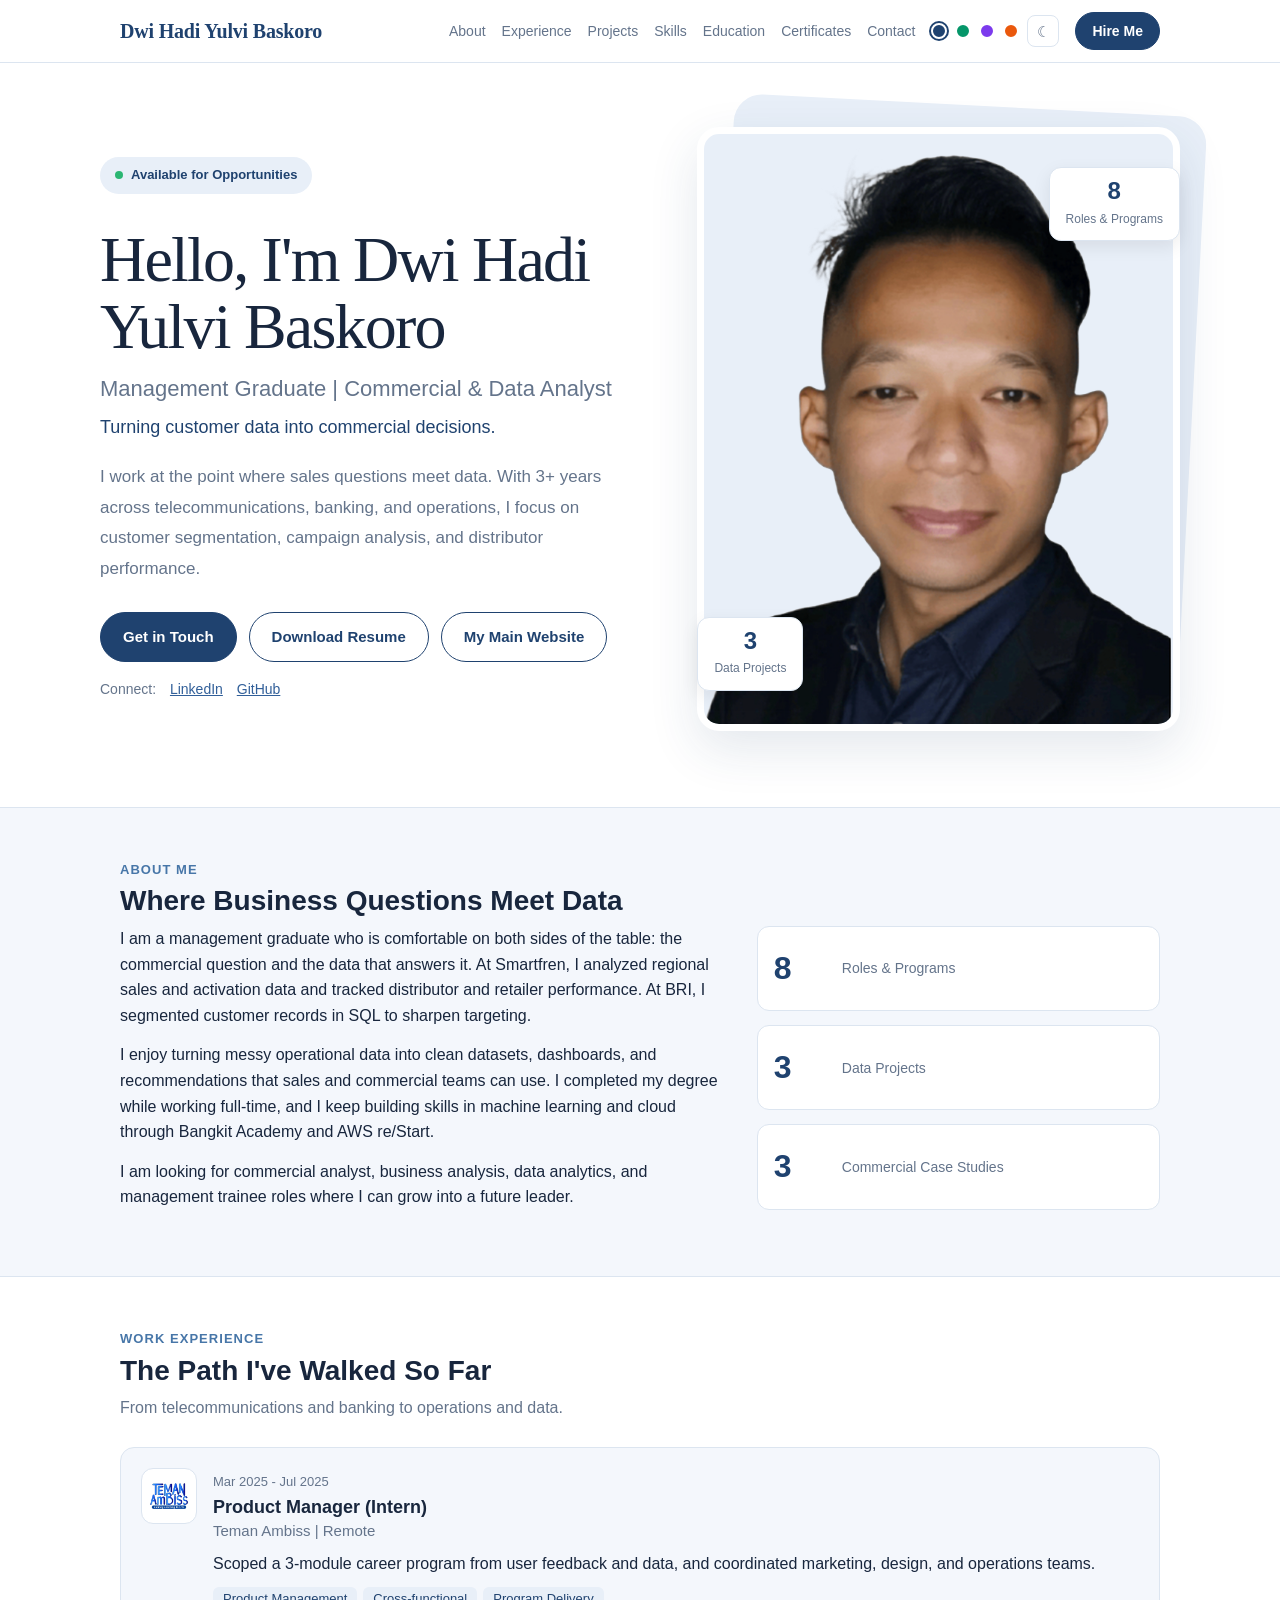
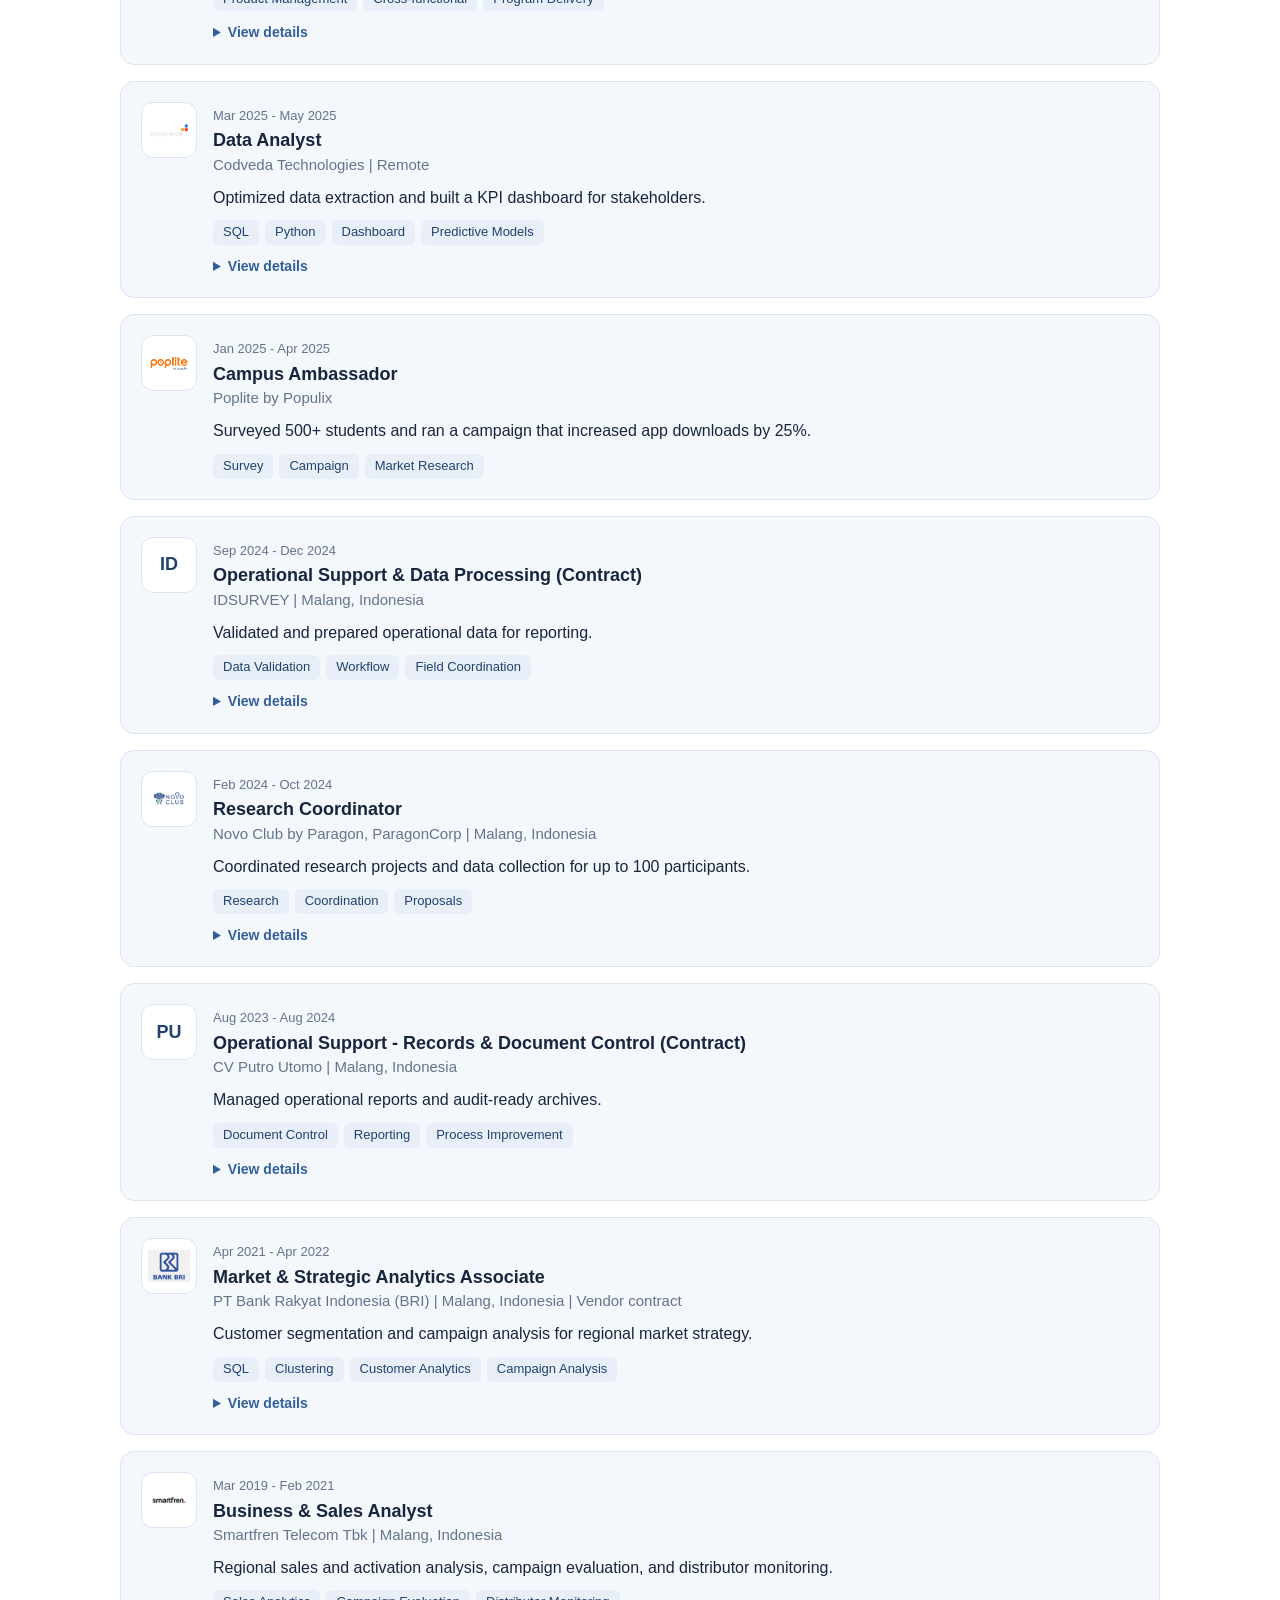
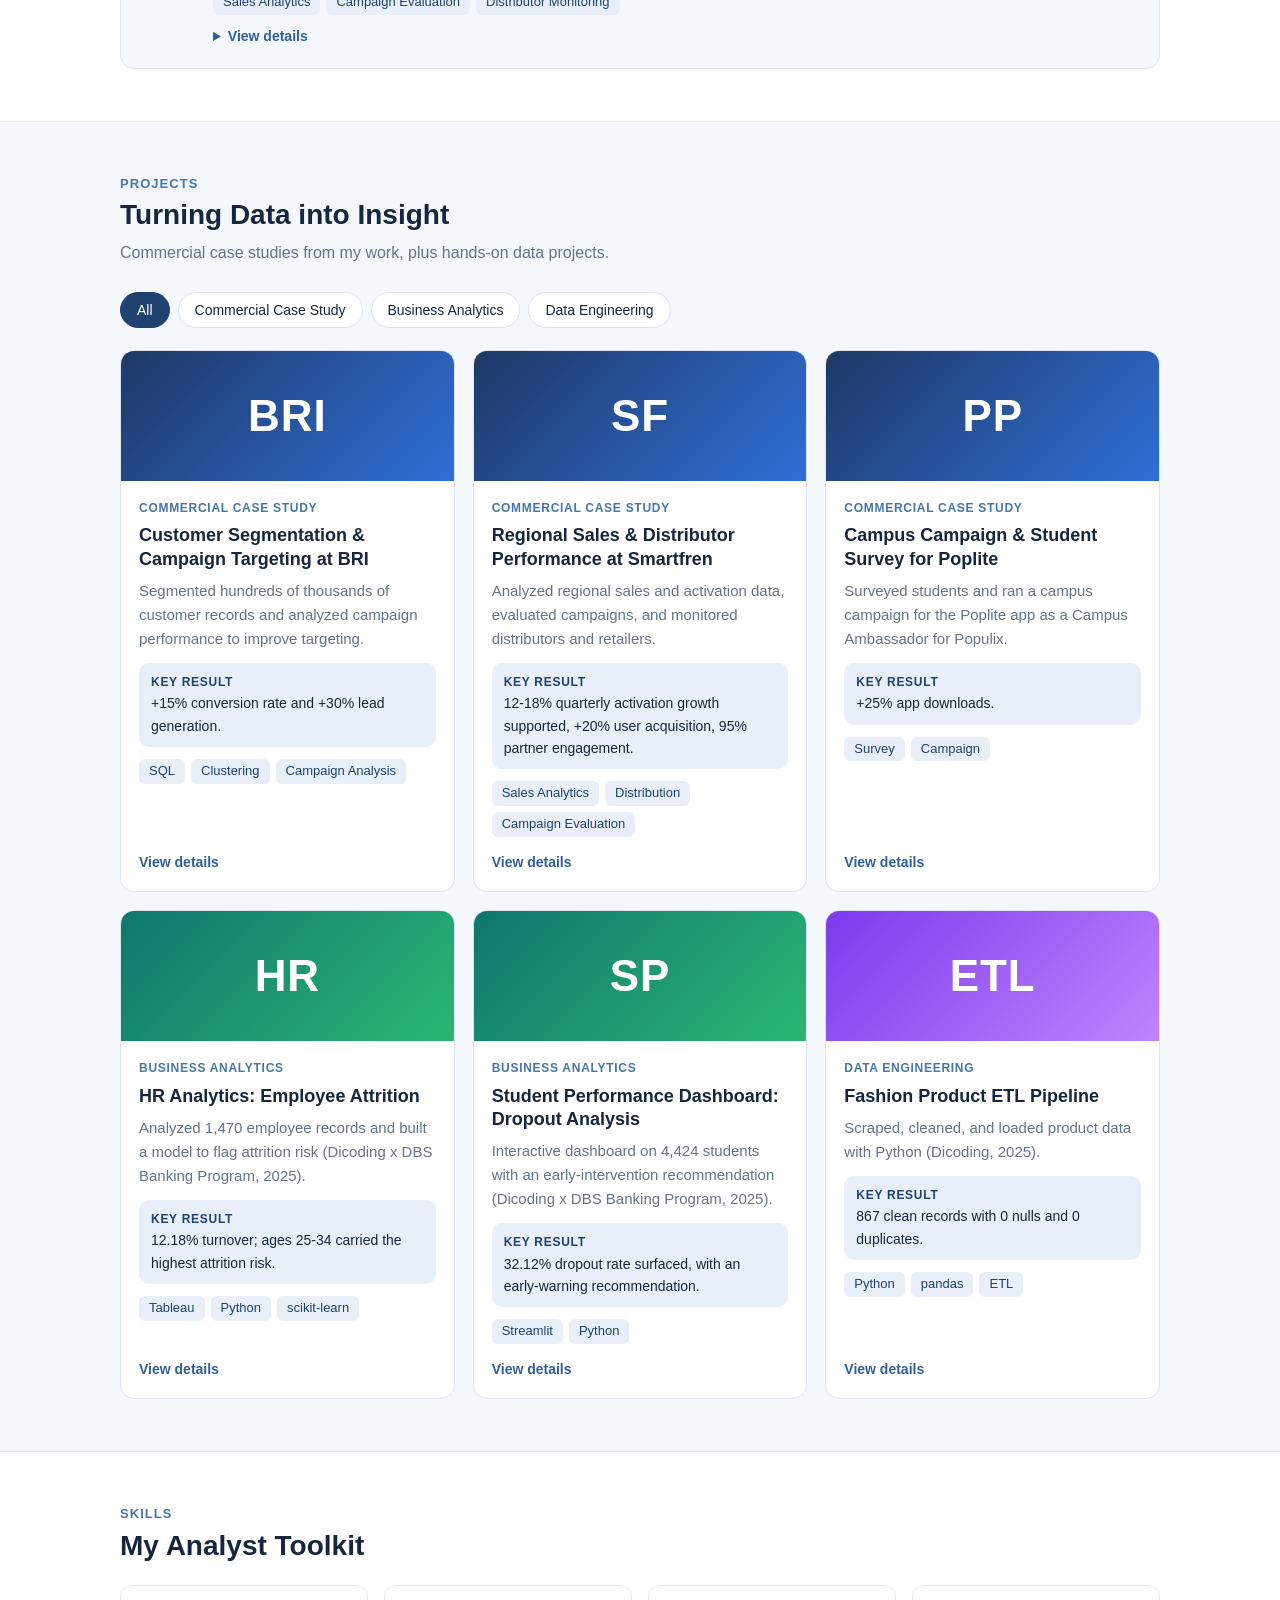
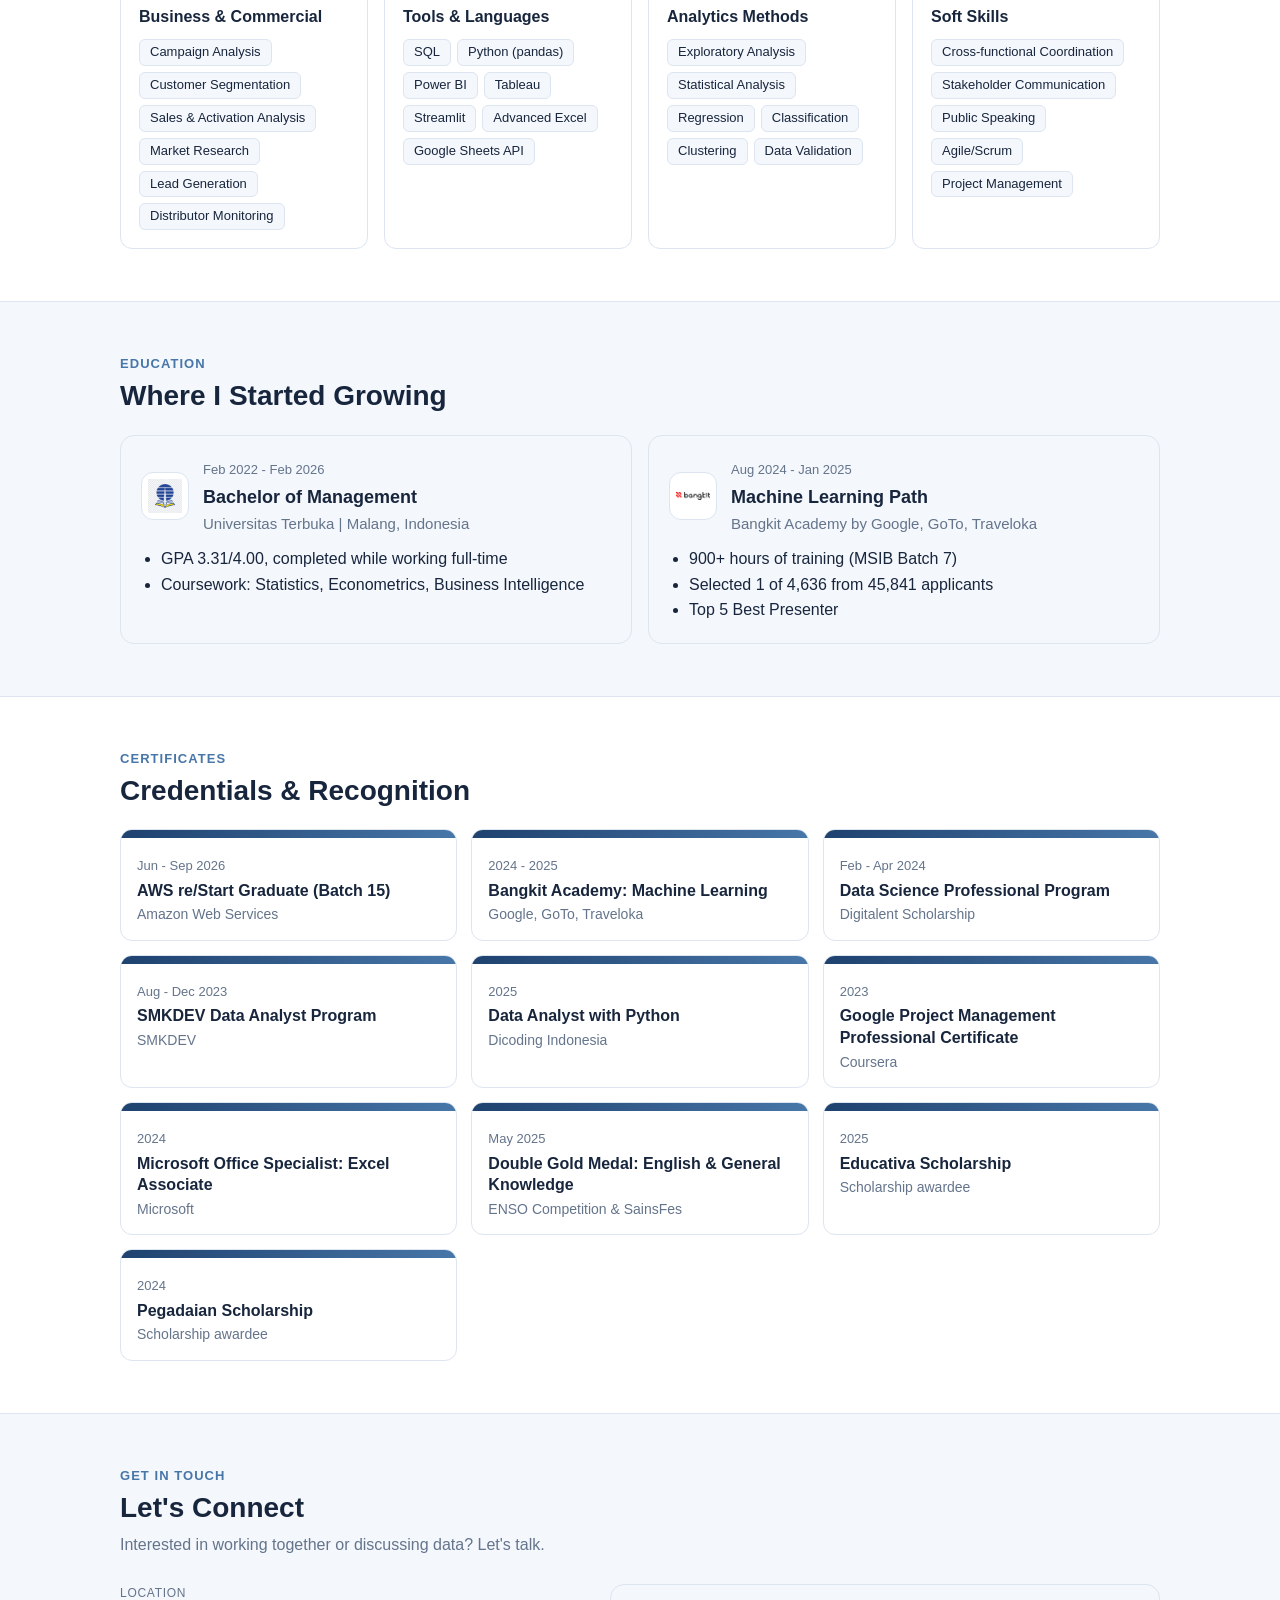
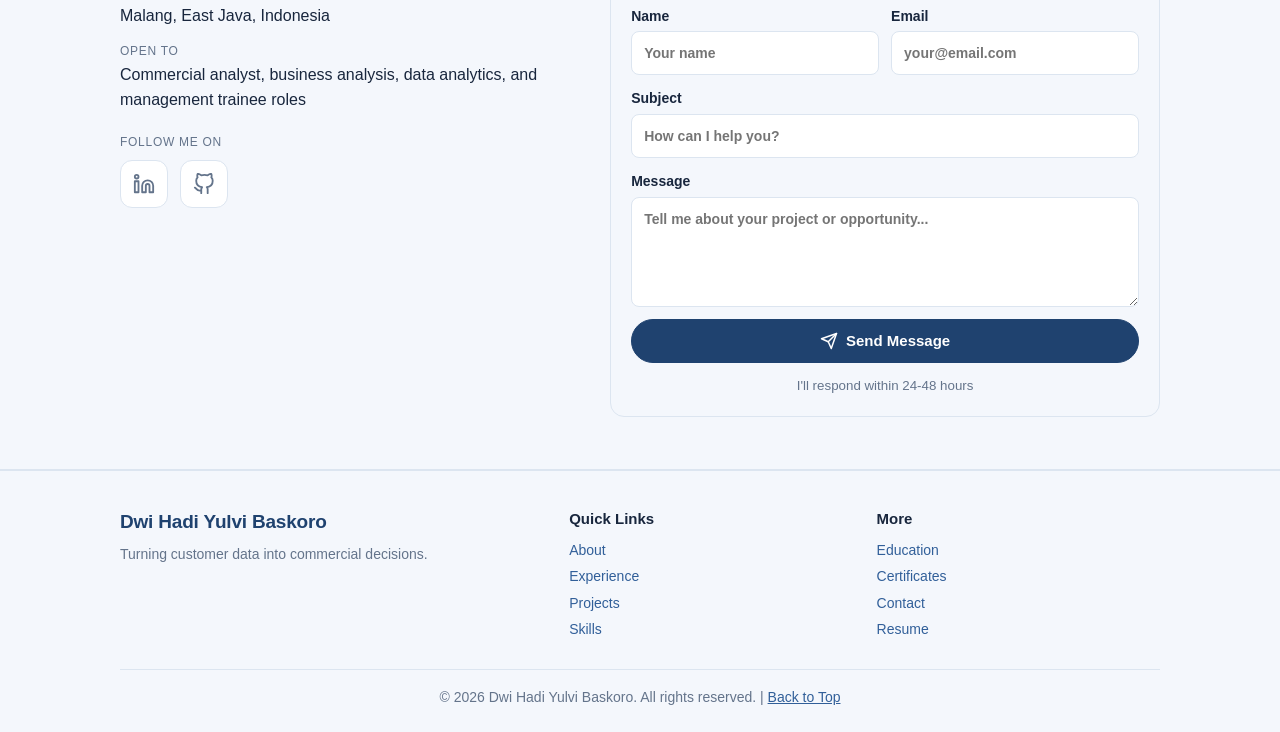
<file: index-2.html>
<!DOCTYPE html>
<html lang="en">
<head>
<meta charset="utf-8">
<meta name="viewport" content="width=device-width, initial-scale=1">
<title>Dwi Hadi Yulvi Baskoro | Commercial & Data Analyst Portfolio</title>
<meta name="description" content="I turn sales and customer data into decisions a team can act on. Commercial and data analyst with 3+ years across telecommunications, banking, and operations.">
<meta property="og:title" content="Dwi Hadi Yulvi Baskoro | Commercial & Data Analyst">
<meta property="og:description" content="Sales, campaign, and customer analytics. Case studies and data projects.">
<meta property="og:type" content="website">
<link rel="icon" href="data:image/svg+xml,<svg xmlns='http://www.w3.org/2000/svg' viewBox='0 0 100 100'><text y='.9em' font-size='90'>📊</text></svg>">
<script>
/* Apply saved or system theme before first paint */
(function(){var r=document.documentElement,m=null,a=null;
try{m=localStorage.getItem('mode');a=localStorage.getItem('accent');}catch(e){}
if(!m){m=(window.matchMedia&&matchMedia('(prefers-color-scheme: dark)').matches)?'dark':'light';}
r.setAttribute('data-mode',m);r.setAttribute('data-accent',a||'navy');})();
</script>
<style>
:root{
  --bg:#ffffff;
  --surface:#f4f7fc;
  --text:#18263d;
  --muted:#64748b;
  --accent:#1f426f;
  --accent-2:#4776a8;
  --accent-soft:#e8eff8;
  --border:#dce5f0;
  --code-bg:#102039;
  --code-text:#e5edf9;
  --code-key:#8db9f5;
  --code-str:#d8e6ff;
  --link:#315f99;
  --grad-a:#1f3864;
  --grad-b:#2f6fd6;
}
/* Accent themes (light) */
html[data-accent=green]{--accent:#047857; --accent-2:#10b981; --accent-soft:#e6f6ef; --link:#059669; --grad-a:#064e3b; --grad-b:#10b981}
html[data-accent=violet]{--accent:#5b21b6; --accent-2:#8b5cf6; --accent-soft:#efeafd; --link:#6d28d9; --grad-a:#4c1d95; --grad-b:#8b5cf6}
html[data-accent=orange]{--accent:#c2410c; --accent-2:#f97316; --accent-soft:#fff1e6; --link:#ea580c; --grad-a:#7c2d12; --grad-b:#f97316}
/* Dark mode */
html[data-mode=dark]{
  color-scheme:dark;
  --bg:#0f1521; --surface:#171f2f; --text:#e8ecf4; --muted:#9aa5ba; --border:#27334b; --code-bg:#0a1020;
  --accent:#8fb2f0; --accent-2:#6ea0ff; --accent-soft:#1d2a44; --link:#8fb2f0;
}
html[data-mode=dark][data-accent=green]{--accent:#6ee7b7; --accent-2:#34d399; --accent-soft:#12332a; --link:#6ee7b7}
html[data-mode=dark][data-accent=violet]{--accent:#c4b5fd; --accent-2:#a78bfa; --accent-soft:#2a2146; --link:#c4b5fd}
html[data-mode=dark][data-accent=orange]{--accent:#fdba74; --accent-2:#fb923c; --accent-soft:#3a2314; --link:#fdba74}
*{box-sizing:border-box}
html{scroll-behavior:smooth; scroll-padding-top:70px}
body{margin:0; background:var(--bg); color:var(--text); font-family:-apple-system,BlinkMacSystemFont,"Segoe UI",Roboto,Helvetica,Arial,sans-serif; line-height:1.6; font-size:16px}
a{color:var(--link)}
.wrap{max-width:1080px; margin:0 auto; padding:0 20px}

/* nav */
header.nav{position:sticky; top:0; z-index:20; background:var(--bg); border-bottom:1px solid var(--border)}
header.nav .wrap{display:flex; justify-content:space-between; align-items:center; gap:12px; padding-top:12px; padding-bottom:12px}
.logo{font-weight:700; text-decoration:none; color:var(--accent); font-size:19px; letter-spacing:-.01em; white-space:nowrap}
header.nav nav{display:flex; flex-wrap:wrap; gap:4px 16px; align-items:center}
header.nav nav a{text-decoration:none; font-size:14px; color:var(--muted)}
header.nav nav a:hover{color:var(--text)}
.btn{display:inline-block; padding:10px 18px; border-radius:8px; text-decoration:none; font-weight:600; font-size:15px; border:1px solid var(--accent); color:var(--accent); background:transparent; cursor:pointer; font-family:inherit}
.btn.primary{background:var(--accent); color:var(--bg)}
header.nav nav a.btn{color:var(--bg); padding:7px 16px; font-size:14px; white-space:nowrap}
.btns{display:flex; flex-wrap:wrap; gap:10px}

/* theme controls */
.tools{display:flex; align-items:center; gap:8px}
.sw{width:16px; height:16px; border-radius:50%; border:2px solid var(--bg); padding:0; cursor:pointer}
.sw[aria-pressed=true]{box-shadow:0 0 0 2px var(--accent)}
#modeBtn{width:32px; height:32px; border-radius:8px; border:1px solid var(--border); background:transparent; color:var(--muted); cursor:pointer; font-size:15px; line-height:1}
#modeBtn:hover{color:var(--text)}

/* hero */
.hero{
  display:grid;
  grid-template-columns:1.05fr 0.95fr;
  gap:48px;
  padding:40px 0 56px;
  align-items:center;
}
.code{background:var(--code-bg); color:var(--code-text); border-radius:12px; padding:16px 18px; font-family:ui-monospace,SFMono-Regular,Menlo,Consolas,monospace; font-size:14px; line-height:1.7; margin:0 0 22px; max-width:420px; overflow-x:auto}
.code .k{color:var(--code-key); font-weight:700}
.code .s{color:var(--code-str)}
.counters{display:flex; gap:28px; margin:0 0 22px}
.counters b{display:block; font-size:30px; color:var(--accent); line-height:1.1}
.counters span{font-size:13px; color:var(--muted)}
.badge{display:inline-block; font-size:13px; font-weight:600; padding:4px 12px; border-radius:999px; background:var(--accent-soft); color:var(--accent); margin-bottom:12px}
.badge::before{content:""; display:inline-block; width:8px; height:8px; border-radius:50%; background:#2bb673; margin-right:8px}
.hero h1{
  font-family:Georgia,"Times New Roman",serif;
  font-size:clamp(38px,3.7vw,54px);
  font-weight:500;
  line-height:1.08;
  letter-spacing:-1px;
  margin:18px 0 12px;
  color:var(--text);
}
.hero .role{font-size:18px; font-weight:600; color:var(--accent); margin:0 0 4px}
.hero .tagline{font-size:17px; margin:0 0 12px; font-style:italic; color:var(--muted)}
.hero p.lead{font-size:16px; color:var(--muted); margin:0 0 22px; max-width:520px}
.connect{margin-top:16px; font-size:14px; color:var(--muted)}
.connect a{margin-left:10px}
.photo-col{position:relative; display:flex; justify-content:center}
.photo{width:min(340px,80%); aspect-ratio:4/5; border-radius:20px; overflow:hidden; background:linear-gradient(135deg,var(--accent-soft),var(--surface)); border:1px solid var(--border); display:flex; align-items:center; justify-content:center; position:relative}
.photo img{width:100%; height:100%; object-fit:cover; display:block}
.photo .initials{position:absolute; inset:0; display:flex; align-items:center; justify-content:center; font-size:80px; font-weight:800; color:var(--accent); opacity:.85}
.float{position:absolute; background:var(--bg); border:1px solid var(--border); border-radius:12px; padding:10px 16px; box-shadow:0 6px 18px rgba(0,0,0,.08); text-align:center}
.float b{display:block; font-size:24px; color:var(--accent); line-height:1.1}
.float span{font-size:12px; color:var(--muted)}
.float.a{left:0; bottom:40px}
.float.b{right:0; top:40px}

/* sections */
section{padding:52px 0}
.eyebrow{color:var(--accent-2); font-weight:700; font-size:13px; letter-spacing:.08em; text-transform:uppercase; margin:0 0 4px}
section h2{font-size:28px; margin:0 0 8px; line-height:1.2}
section .sub{color:var(--muted); margin:0 0 26px; max-width:640px}
.alt{background:var(--surface); border-top:1px solid var(--border); border-bottom:1px solid var(--border)}

/* about */
.about{display:grid; grid-template-columns:1.5fr 1fr; gap:32px; align-items:start}
.about p{margin:0 0 14px}
.about-stats{display:grid; gap:14px}
.about-stats div{background:var(--bg); border:1px solid var(--border); border-radius:12px; padding:16px; display:flex; align-items:center; gap:16px}
.about-stats b{font-size:32px; color:var(--accent); min-width:52px}
.about-stats span{font-size:14px; color:var(--muted)}

/* experience */
.exp{display:grid; gap:16px}
.expcard{background:var(--surface); border:1px solid var(--border); border-radius:14px; padding:20px; display:grid; grid-template-columns:56px 1fr; gap:16px}
.logo-box{width:56px; height:56px; border-radius:12px; background:#ffffff; border:1px solid var(--border); color:var(--accent); font-weight:800; display:flex; align-items:center; justify-content:center; font-size:18px; overflow:hidden; padding:6px}
.logo-box img{width:100%; height:100%; object-fit:contain; display:block}
.expcard .date{font-size:13px; color:var(--muted)}
.expcard h3{margin:2px 0 0; font-size:18px; line-height:1.3}
.expcard .org{color:var(--muted); font-size:15px; margin:0 0 8px}
.expcard p.desc{margin:0 0 10px}
.tags{display:flex; flex-wrap:wrap; gap:6px}
.tag{background:var(--accent-soft); color:var(--accent); border-radius:6px; padding:2px 10px; font-size:13px}
details{margin-top:10px}
details summary{cursor:pointer; color:var(--link); font-size:14px; font-weight:600}
details ul{margin:8px 0 0; padding-left:20px}
details li{margin-bottom:4px}

/* projects */
.filters{display:flex; flex-wrap:wrap; gap:8px; margin-bottom:22px}
.filters button{font:inherit; font-size:14px; padding:6px 16px; border-radius:999px; border:1px solid var(--border); background:var(--bg); color:var(--text); cursor:pointer}
.filters button.active{background:var(--accent); color:var(--bg); border-color:var(--accent)}
.cards{display:grid; grid-template-columns:repeat(auto-fit,minmax(300px,1fr)); gap:18px}
.card{background:var(--bg); border:1px solid var(--border); border-radius:14px; overflow:hidden; display:flex; flex-direction:column}
.thumb{height:130px; display:flex; align-items:center; justify-content:center; font-size:44px; font-weight:800; color:#fff; letter-spacing:.02em}
.t-commercial{background:linear-gradient(135deg,var(--grad-a),var(--grad-b))}
.t-analytics{background:linear-gradient(135deg,#0f766e,#2bb673)}
.t-engineering{background:linear-gradient(135deg,#7c3aed,#c084fc)}
.card .body{padding:18px; display:flex; flex-direction:column; flex:1}
.card .cat{font-size:12px; font-weight:700; letter-spacing:.06em; text-transform:uppercase; color:var(--accent-2); margin:0 0 6px}
.card h3{margin:0 0 8px; font-size:18px; line-height:1.3}
.card p.d{margin:0 0 12px; font-size:15px; color:var(--muted)}
.result{background:var(--accent-soft); border-radius:10px; padding:10px 12px; margin-bottom:12px; font-size:14px}
.result b{display:block; font-size:12px; text-transform:uppercase; letter-spacing:.06em; color:var(--accent)}
.card .tags{margin-bottom:14px}
.card .more{margin-top:auto; font:inherit; font-weight:600; font-size:14px; color:var(--link); background:none; border:none; padding:0; cursor:pointer; text-align:left}
.card.hide{display:none}
.detail{display:none}
dialog{border:1px solid var(--border); border-radius:16px; padding:0; max-width:620px; width:calc(100% - 32px); background:var(--bg); color:var(--text)}
dialog::backdrop{background:rgba(0,0,0,.5)}
dialog .inner{padding:24px}
dialog h3{margin:0 0 4px; font-size:22px}
dialog .cat{font-size:12px; font-weight:700; letter-spacing:.06em; text-transform:uppercase; color:var(--accent-2); margin:0 0 6px}
dialog h4{margin:16px 0 4px; font-size:14px; text-transform:uppercase; letter-spacing:.06em; color:var(--muted)}
dialog p, dialog ul{margin:0 0 8px}
dialog ul{padding-left:20px}
dialog .close{float:right; font:inherit; font-size:14px; padding:4px 12px; border-radius:8px; border:1px solid var(--border); background:var(--surface); color:var(--text); cursor:pointer}
.chip{display:inline-block; padding:4px 12px; border-radius:999px; font-size:14px; text-decoration:none; background:var(--surface); color:var(--link); border:1px solid var(--border); margin:4px 8px 0 0}

/* skills */
.skills{display:grid; grid-template-columns:repeat(auto-fit,minmax(240px,1fr)); gap:16px}
.skillbox{background:var(--bg); border:1px solid var(--border); border-radius:12px; padding:18px}
.skillbox h3{margin:0 0 10px; font-size:16px}
.skillbox .tag{background:var(--surface); color:var(--text); border:1px solid var(--border)}

/* education + certs */
.edu{display:grid; grid-template-columns:repeat(auto-fit,minmax(300px,1fr)); gap:16px}
.edcard{background:var(--surface); border:1px solid var(--border); border-radius:14px; padding:20px}
.ed-head{display:flex; align-items:center; gap:14px; margin-bottom:10px}
.ed-head .logo-box{width:48px; height:48px; flex-shrink:0}
.edcard .date{font-size:13px; color:var(--muted)}
.edcard h3{margin:2px 0 0; font-size:18px}
.edcard .org{color:var(--muted); font-size:15px; margin:0}
.edcard ul{margin:0; padding-left:20px}
.certs{display:grid; grid-template-columns:repeat(auto-fit,minmax(250px,1fr)); gap:14px}
.cert{background:var(--bg); border:1px solid var(--border); border-radius:12px; overflow:hidden}
.cert .strip{height:8px; background:linear-gradient(90deg,var(--accent),var(--accent-2))}
.cert .in{padding:14px 16px}
.cert .date{font-size:13px; color:var(--muted)}
.cert h3{margin:2px 0 2px; font-size:16px; line-height:1.35}
.cert p{margin:0; font-size:14px; color:var(--muted)}

/* contact */
.contact{display:grid; grid-template-columns:1fr 1.2fr; gap:32px; align-items:start}
.info div{margin-bottom:14px}
.info small{display:block; font-size:12px; text-transform:uppercase; letter-spacing:.06em; color:var(--muted)}
.form{background:var(--surface); border:1px solid var(--border); border-radius:14px; padding:20px; display:grid; gap:12px}
.form label{font-size:14px; font-weight:600; display:grid; gap:4px}
.form input,.form textarea{font:inherit; padding:10px 12px; border-radius:8px; border:1px solid var(--border); background:var(--bg); color:var(--text); width:100%}
.form textarea{min-height:110px; resize:vertical}
.form small{color:var(--muted)}

.row2{display:grid; grid-template-columns:1fr 1fr; gap:12px}
.form .send{display:flex; align-items:center; justify-content:center; gap:8px; width:100%}
.form .note{text-align:center; margin:0}
.form .msg{margin:0; padding:10px 12px; border-radius:8px; font-size:14px; display:none}
.form .msg.ok{display:block; background:#e3f6ec; color:#0f5132}
.form .msg.err{display:block; background:#fdeaea; color:#842029}
.hp{position:absolute; left:-9999px; height:0; width:0; opacity:0}
.follow{margin-top:20px}
.follow small{display:block; font-size:12px; text-transform:uppercase; letter-spacing:.06em; color:var(--muted); margin-bottom:8px}
.social{display:flex; gap:12px}
.social a{width:48px; height:48px; border-radius:12px; border:1px solid var(--border); background:var(--bg); display:flex; align-items:center; justify-content:center; color:var(--muted); transition:.15s}
.social a:hover{color:var(--accent); border-color:var(--accent); transform:translateY(-2px)}
.social svg{width:22px; height:22px; stroke:currentColor; fill:none; stroke-width:2; stroke-linecap:round; stroke-linejoin:round}
@media (max-width:520px){.row2{grid-template-columns:1fr}}
footer{background:var(--surface); border-top:1px solid var(--border); padding:36px 0 24px; color:var(--muted); font-size:14px}
.foot{display:grid; grid-template-columns:1.5fr 1fr 1fr; gap:24px}
.foot h4{margin:0 0 8px; color:var(--text); font-size:15px}
.foot a{display:block; text-decoration:none; margin-bottom:4px}
.copy{margin-top:24px; padding-top:16px; border-top:1px solid var(--border); text-align:center}

@media (max-width:960px){
  header.nav nav .hide-sm{display:none}
}
@media (max-width:820px){
  .hero{grid-template-columns:1fr; gap:32px; padding:32px 0 48px}
  .photo-col{order:-1}
  .about,.contact,.foot{grid-template-columns:1fr}
  .expcard{grid-template-columns:1fr}
}

/* ELEGANT BLUE-WHITE PORTFOLIO (now theme-aware) */
.hero{grid-template-columns:1.05fr 0.95fr; gap:64px; padding:64px 0 76px; align-items:center}
.hero h1{font-family:Georgia,"Times New Roman",serif; font-size:clamp(42px,5vw,68px); font-weight:500; line-height:1.05; letter-spacing:-1.8px; margin:18px 0 12px; color:var(--text)}
.hero .role{font-size:clamp(17px,2vw,22px); font-weight:400; line-height:1.5; color:var(--muted); margin-bottom:8px}
.hero .tagline{font-style:normal; font-size:18px; color:var(--accent); margin-bottom:20px}
.hero p.lead{font-size:17px; line-height:1.8; max-width:560px; margin-bottom:28px}
.photo-col{position:relative; display:flex; justify-content:center; align-items:center; isolation:isolate}
.photo-col::before{content:""; position:absolute; inset:-22px -12px 18px 22px; background:var(--accent-soft); border-radius:28px; transform:rotate(3deg); z-index:-1}
.photo{width:min(100%,490px); aspect-ratio:4/5; border-radius:22px; overflow:hidden; background:var(--accent-soft); border:7px solid var(--bg); box-shadow:0 18px 50px rgba(31,66,111,.12)}
.photo img{width:100%; height:100%; object-fit:cover; object-position:center top; display:block}
.counters{gap:32px; margin-bottom:24px}
.counters b{font-size:30px; color:var(--accent)}
.badge{background:var(--accent-soft); color:var(--accent); padding:8px 15px; margin-bottom:14px}
.btns{gap:12px}
.btn{border-radius:999px; padding:12px 22px}
.btn.primary{background:var(--accent); border-color:var(--accent)}
header.nav{background:var(--bg); border-bottom:1px solid var(--border)}
header.nav .logo{font-family:Georgia,"Times New Roman",serif; font-size:20px}
section.alt{background:var(--surface)}
@media(max-width:820px){
  .hero{grid-template-columns:1fr; gap:36px; padding:36px 0 52px}
  .photo-col{order:-1}
  .photo{width:min(100%,420px)}
  .hero h1{font-size:clamp(40px,9vw,58px)}
  header.nav .logo{font-size:16px}
}
</style>
</head>
<body>

<header class="nav">
  <div class="wrap">
    <a class="logo" href="#top">Dwi Hadi Yulvi Baskoro</a>
    <nav>
      <a class="hide-sm" href="#about">About</a>
      <a class="hide-sm" href="#experience">Experience</a>
      <a class="hide-sm" href="#projects">Projects</a>
      <a class="hide-sm" href="#skills">Skills</a>
      <a class="hide-sm" href="#education">Education</a>
      <a class="hide-sm" href="#certificates">Certificates</a>
      <a class="hide-sm" href="#contact">Contact</a>
      <div class="tools" role="group" aria-label="Theme">
        <button type="button" class="sw" data-accent="navy" style="background:#1f426f" aria-label="Navy theme" aria-pressed="true"></button>
        <button type="button" class="sw" data-accent="green" style="background:#059669" aria-label="Green theme" aria-pressed="false"></button>
        <button type="button" class="sw" data-accent="violet" style="background:#7c3aed" aria-label="Violet theme" aria-pressed="false"></button>
        <button type="button" class="sw" data-accent="orange" style="background:#ea580c" aria-label="Orange theme" aria-pressed="false"></button>
        <button type="button" id="modeBtn" aria-label="Toggle dark mode">☾</button>
      </div>
      <a class="btn primary" href="#contact">Hire Me</a>
    </nav>
  </div>
</header>

<main id="top">

  <!-- HERO -->
  <div class="wrap hero" id="hero">
    <div>
      <span class="badge">Available for Opportunities</span>
      <h1>Hello, I'm Dwi Hadi Yulvi Baskoro</h1>
      <p class="role">Management Graduate | Commercial & Data Analyst</p>
      <p class="tagline">Turning customer data into commercial decisions.</p>
      <p class="lead">I work at the point where sales questions meet data. With 3+ years across telecommunications, banking, and operations, I focus on customer segmentation, campaign analysis, and distributor performance.</p>
      <div class="btns">
        <a class="btn primary" href="#contact">Get in Touch</a>
        <a class="btn" href="CV_Dwi_Hadi_Yulvi_Baskoro.pdf" target="_blank" rel="noopener">Download Resume</a>
        <a class="btn" href="https://bit.ly/Hadi-BaskoroPortofolio" target="_blank" rel="noopener">My Main Website</a>
      </div>
      <div class="connect">Connect:
        <a href="https://linkedin.com/in/hadhibaskoro" target="_blank" rel="noopener">LinkedIn</a>
        <a href="https://github.com/Ninax70" target="_blank" rel="noopener">GitHub</a>
      </div>
    </div>
    <div class="photo-col">
      <div class="photo">
        <img src="Foto%20Dwi%20Hadi%20Y.B.png" alt="Dwi Hadi Yulvi Baskoro" onerror="this.style.display='none'">
      </div>
      <div class="float a"><b>3</b><span>Data Projects</span></div>
      <div class="float b"><b>8</b><span>Roles & Programs</span></div>
    </div>
  </div>

  <!-- ABOUT -->
  <section id="about" class="alt">
    <div class="wrap">
      <p class="eyebrow">About Me</p>
      <h2>Where Business Questions Meet Data</h2>
      <div class="about">
        <div>
          <p>I am a management graduate who is comfortable on both sides of the table: the commercial question and the data that answers it. At Smartfren, I analyzed regional sales and activation data and tracked distributor and retailer performance. At BRI, I segmented customer records in SQL to sharpen targeting.</p>
          <p>I enjoy turning messy operational data into clean datasets, dashboards, and recommendations that sales and commercial teams can use. I completed my degree while working full-time, and I keep building skills in machine learning and cloud through Bangkit Academy and AWS re/Start.</p>
          <p>I am looking for commercial analyst, business analysis, data analytics, and management trainee roles where I can grow into a future leader.</p>
        </div>
        <div class="about-stats">
          <div><b>8</b><span>Roles & Programs</span></div>
          <div><b>3</b><span>Data Projects</span></div>
          <div><b>3</b><span>Commercial Case Studies</span></div>
        </div>
      </div>
    </div>
  </section>

  <!-- EXPERIENCE -->
  <section id="experience">
    <div class="wrap">
      <p class="eyebrow">Work Experience</p>
      <h2>The Path I've Walked So Far</h2>
      <p class="sub">From telecommunications and banking to operations and data.</p>
      <div class="exp">

        <div class="expcard"><div class="logo-box"><img src="teman%20ambiss.png" alt="Teman Ambiss"></div><div>
          <span class="date">Mar 2025 - Jul 2025</span>
          <h3>Product Manager (Intern)</h3>
          <p class="org">Teman Ambiss | Remote</p>
          <p class="desc">Scoped a 3-module career program from user feedback and data, and coordinated marketing, design, and operations teams.</p>
          <div class="tags"><span class="tag">Product Management</span><span class="tag">Cross-functional</span><span class="tag">Program Delivery</span></div>
          <details><summary>View details</summary><ul><li>Ran a boot camp of 1,000+ registrants with 100% on-time execution.</li></ul></details>
        </div></div>

        <div class="expcard"><div class="logo-box"><img src="codveda.png" alt="Codveda Technologies"></div><div>
          <span class="date">Mar 2025 - May 2025</span>
          <h3>Data Analyst</h3>
          <p class="org">Codveda Technologies | Remote</p>
          <p class="desc">Optimized data extraction and built a KPI dashboard for stakeholders.</p>
          <div class="tags"><span class="tag">SQL</span><span class="tag">Python</span><span class="tag">Dashboard</span><span class="tag">Predictive Models</span></div>
          <details><summary>View details</summary><ul>
            <li>Cut data retrieval time by 20% with optimized SQL and Python.</li>
            <li>Cleaned large datasets and built predictive models with 85% accuracy.</li>
            <li>Built an interactive KPI dashboard that improved stakeholder decision-making efficiency by 30%.</li>
          </ul></details>
        </div></div>

        <div class="expcard"><div class="logo-box"><img src="Poplite%20.png" alt="Poplite by Populix"></div><div>
          <span class="date">Jan 2025 - Apr 2025</span>
          <h3>Campus Ambassador</h3>
          <p class="org">Poplite by Populix</p>
          <p class="desc">Surveyed 500+ students and ran a campaign that increased app downloads by 25%.</p>
          <div class="tags"><span class="tag">Survey</span><span class="tag">Campaign</span><span class="tag">Market Research</span></div>
        </div></div>

        <div class="expcard"><div class="logo-box">ID</div><div>
          <span class="date">Sep 2024 - Dec 2024</span>
          <h3>Operational Support & Data Processing (Contract)</h3>
          <p class="org">IDSURVEY | Malang, Indonesia</p>
          <p class="desc">Validated and prepared operational data for reporting.</p>
          <div class="tags"><span class="tag">Data Validation</span><span class="tag">Workflow</span><span class="tag">Field Coordination</span></div>
          <details><summary>View details</summary><ul>
            <li>Managed and validated 10,000+ operational records at 98% accuracy.</li>
            <li>Standardized the collection-to-reporting workflow, improving efficiency by 20%.</li>
            <li>Coordinated with field teams to keep data consistent across projects.</li>
          </ul></details>
        </div></div>

        <div class="expcard"><div class="logo-box"><img src="Novo%20Club.jpg" alt="Novo Club by Paragon"></div><div>
          <span class="date">Feb 2024 - Oct 2024</span>
          <h3>Research Coordinator</h3>
          <p class="org">Novo Club by Paragon, ParagonCorp | Malang, Indonesia</p>
          <p class="desc">Coordinated research projects and data collection for up to 100 participants.</p>
          <div class="tags"><span class="tag">Research</span><span class="tag">Coordination</span><span class="tag">Proposals</span></div>
          <details><summary>View details</summary><ul>
            <li>Coordinated end-to-end research and data collection at 98% accuracy, with 10-15 cross-functional meetings per month; insights informed project development.</li>
            <li>Supported 3-5 project development proposals and kept all milestones on schedule.</li>
          </ul></details>
        </div></div>

        <div class="expcard"><div class="logo-box">PU</div><div>
          <span class="date">Aug 2023 - Aug 2024</span>
          <h3>Operational Support - Records & Document Control (Contract)</h3>
          <p class="org">CV Putro Utomo | Malang, Indonesia</p>
          <p class="desc">Managed operational reports and audit-ready archives.</p>
          <div class="tags"><span class="tag">Document Control</span><span class="tag">Reporting</span><span class="tag">Process Improvement</span></div>
          <details><summary>View details</summary><ul>
            <li>Managed 250+ operational reports and 1,000+ audit-ready archives, reducing documentation errors by 95%.</li>
            <li>Raised on-time report submission from 85% to 98% by streamlining cross-department reporting.</li>
          </ul></details>
        </div></div>

        <div class="expcard"><div class="logo-box"><img src="BRI.png" alt="Bank BRI"></div><div>
          <span class="date">Apr 2021 - Apr 2022</span>
          <h3>Market & Strategic Analytics Associate</h3>
          <p class="org">PT Bank Rakyat Indonesia (BRI) | Malang, Indonesia | Vendor contract</p>
          <p class="desc">Customer segmentation and campaign analysis for regional market strategy.</p>
          <div class="tags"><span class="tag">SQL</span><span class="tag">Clustering</span><span class="tag">Customer Analytics</span><span class="tag">Campaign Analysis</span></div>
          <details><summary>View details</summary><ul>
            <li>Segmented hundreds of thousands of customer records using SQL and clustering, contributing to a 15% increase in conversion rates.</li>
            <li>Analyzed customer behavior and campaign performance to optimize targeting, boosting lead generation by 30%.</li>
          </ul></details>
        </div></div>

        <div class="expcard"><div class="logo-box"><img src="Smartfren-Logo.wine.png" alt="Smartfren Telecom"></div><div>
          <span class="date">Mar 2019 - Feb 2021</span>
          <h3>Business & Sales Analyst</h3>
          <p class="org">Smartfren Telecom Tbk | Malang, Indonesia</p>
          <p class="desc">Regional sales and activation analysis, campaign evaluation, and distributor monitoring.</p>
          <div class="tags"><span class="tag">Sales Analytics</span><span class="tag">Campaign Evaluation</span><span class="tag">Distributor Monitoring</span></div>
          <details><summary>View details</summary><ul>
            <li>Analyzed regional sales and activation data, supporting 12-18% quarterly growth in activations.</li>
            <li>Evaluated campaign effectiveness and optimized acquisition strategy, increasing user acquisition by 20%.</li>
            <li>Monitored distributor and retailer performance (95% partner engagement) and joined field activities at campuses, schools, and institutions.</li>
          </ul></details>
        </div></div>

      </div>
    </div>
  </section>

  <!-- PROJECTS -->
  <section id="projects" class="alt">
    <div class="wrap">
      <p class="eyebrow">Projects</p>
      <h2>Turning Data into Insight</h2>
      <p class="sub">Commercial case studies from my work, plus hands-on data projects.</p>

      <div class="filters" role="group" aria-label="Filter projects">
        <button class="active" data-filter="all">All</button>
        <button data-filter="commercial">Commercial Case Study</button>
        <button data-filter="analytics">Business Analytics</button>
        <button data-filter="engineering">Data Engineering</button>
      </div>

      <div class="cards" id="cards">

        <article class="card" data-cat="commercial">
          <div class="thumb t-commercial">BRI</div>
          <div class="body">
            <p class="cat">Commercial Case Study</p>
            <h3>Customer Segmentation & Campaign Targeting at BRI</h3>
            <p class="d">Segmented hundreds of thousands of customer records and analyzed campaign performance to improve targeting.</p>
            <div class="result"><b>Key result</b>+15% conversion rate and +30% lead generation.</div>
            <div class="tags"><span class="tag">SQL</span><span class="tag">Clustering</span><span class="tag">Campaign Analysis</span></div>
            <button class="more">View details</button>
            <div class="detail">
              <h4>What I did</h4>
              <ul>
                <li>Segmented hundreds of thousands of customer records using SQL and clustering.</li>
                <li>Analyzed customer behavior and campaign performance to optimize targeting.</li>
                <li>Fed the findings into regional market strategy.</li>
              </ul>
              <h4>Result</h4>
              <ul><li>Contributed to a 15% increase in conversion rates.</li><li>Boosted lead generation by 30%.</li></ul>
            </div>
          </div>
        </article>

        <article class="card" data-cat="commercial">
          <div class="thumb t-commercial">SF</div>
          <div class="body">
            <p class="cat">Commercial Case Study</p>
            <h3>Regional Sales & Distributor Performance at Smartfren</h3>
            <p class="d">Analyzed regional sales and activation data, evaluated campaigns, and monitored distributors and retailers.</p>
            <div class="result"><b>Key result</b>12-18% quarterly activation growth supported, +20% user acquisition, 95% partner engagement.</div>
            <div class="tags"><span class="tag">Sales Analytics</span><span class="tag">Distribution</span><span class="tag">Campaign Evaluation</span></div>
            <button class="more">View details</button>
            <div class="detail">
              <h4>What I did</h4>
              <ul>
                <li>Analyzed regional sales and activation data.</li>
                <li>Evaluated campaign effectiveness and optimized the acquisition strategy.</li>
                <li>Monitored distributor and retailer performance and joined field activities at campuses, schools, and institutions.</li>
              </ul>
              <h4>Result</h4>
              <ul><li>Supported 12-18% quarterly growth in activations.</li><li>Increased user acquisition by 20%.</li><li>Reached 95% partner engagement.</li></ul>
            </div>
          </div>
        </article>

        <article class="card" data-cat="commercial">
          <div class="thumb t-commercial">PP</div>
          <div class="body">
            <p class="cat">Commercial Case Study</p>
            <h3>Campus Campaign & Student Survey for Poplite</h3>
            <p class="d">Surveyed students and ran a campus campaign for the Poplite app as a Campus Ambassador for Populix.</p>
            <div class="result"><b>Key result</b>+25% app downloads.</div>
            <div class="tags"><span class="tag">Survey</span><span class="tag">Campaign</span></div>
            <button class="more">View details</button>
            <div class="detail">
              <h4>What I did</h4>
              <ul><li>Surveyed 500+ students.</li><li>Ran a campus campaign for the Poplite app (Jan - Apr 2025).</li></ul>
              <h4>Result</h4>
              <ul><li>App downloads increased by 25%.</li></ul>
            </div>
          </div>
        </article>

        <article class="card" data-cat="analytics">
          <div class="thumb t-analytics">HR</div>
          <div class="body">
            <p class="cat">Business Analytics</p>
            <h3>HR Analytics: Employee Attrition</h3>
            <p class="d">Analyzed 1,470 employee records and built a model to flag attrition risk (Dicoding x DBS Banking Program, 2025).</p>
            <div class="result"><b>Key result</b>12.18% turnover; ages 25-34 carried the highest attrition risk.</div>
            <div class="tags"><span class="tag">Tableau</span><span class="tag">Python</span><span class="tag">scikit-learn</span></div>
            <button class="more">View details</button>
            <div class="detail">
              <h4>What I did</h4>
              <ul>
                <li>Analyzed 1,470 employee records and 179 attrition cases by department, age, gender, education field, and job satisfaction.</li>
                <li>Built a Random Forest classification model with a prediction script to flag attrition risk.</li>
              </ul>
              <h4>Result</h4>
              <ul><li>12.18% turnover rate; ages 25-34 carried the highest risk, which supports targeted retention programs.</li></ul>
              <a class="chip" href="https://github.com/Ninax70/hr-attrition-analysis" target="_blank" rel="noopener">Code on GitHub</a>
              <a class="chip" href="https://bit.ly/Hadi-BaskoroPortofolio" target="_blank" rel="noopener">Dashboard</a>
            </div>
          </div>
        </article>

        <article class="card" data-cat="analytics">
          <div class="thumb t-analytics">SP</div>
          <div class="body">
            <p class="cat">Business Analytics</p>
            <h3>Student Performance Dashboard: Dropout Analysis</h3>
            <p class="d">Interactive dashboard on 4,424 students with an early-intervention recommendation (Dicoding x DBS Banking Program, 2025).</p>
            <div class="result"><b>Key result</b>32.12% dropout rate surfaced, with an early-warning recommendation.</div>
            <div class="tags"><span class="tag">Streamlit</span><span class="tag">Python</span></div>
            <button class="more">View details</button>
            <div class="detail">
              <h4>What I did</h4>
              <ul>
                <li>Built an interactive dashboard with filters for status, course, attendance, and gender.</li>
                <li>Recommended an early-intervention system triggered by a first-semester grade decline.</li>
              </ul>
              <h4>Result</h4>
              <ul><li>Analyzed 4,424 students and surfaced a 32.12% dropout rate.</li></ul>
              <a class="chip" href="https://student-performance-analyst-hadhi98.streamlit.app" target="_blank" rel="noopener">Live app</a>
            </div>
          </div>
        </article>

        <article class="card" data-cat="engineering">
          <div class="thumb t-engineering">ETL</div>
          <div class="body">
            <p class="cat">Data Engineering</p>
            <h3>Fashion Product ETL Pipeline</h3>
            <p class="d">Scraped, cleaned, and loaded product data with Python (Dicoding, 2025).</p>
            <div class="result"><b>Key result</b>867 clean records with 0 nulls and 0 duplicates.</div>
            <div class="tags"><span class="tag">Python</span><span class="tag">pandas</span><span class="tag">ETL</span></div>
            <button class="more">View details</button>
            <div class="detail">
              <h4>What I did</h4>
              <ul>
                <li>Scraped 1,000 product records.</li>
                <li>Cleaned them with pandas (unknown products, invalid ratings, 99 duplicates, 33 missing prices).</li>
                <li>Converted USD to IDR and loaded the result to CSV and Google Sheets.</li>
              </ul>
              <h4>Result</h4>
              <ul><li>867 clean records with 0 nulls and 0 duplicates.</li></ul>
              <a class="chip" href="https://github.com/Ninax70/fashion-product-etl-pipeline" target="_blank" rel="noopener">Code on GitHub</a>
            </div>
          </div>
        </article>

      </div>
    </div>
  </section>

  <!-- SKILLS -->
  <section id="skills">
    <div class="wrap">
      <p class="eyebrow">Skills</p>
      <h2>My Analyst Toolkit</h2>
      <div class="skills" style="margin-top:22px">
        <div class="skillbox"><h3>Business & Commercial</h3><div class="tags"><span class="tag">Campaign Analysis</span><span class="tag">Customer Segmentation</span><span class="tag">Sales & Activation Analysis</span><span class="tag">Market Research</span><span class="tag">Lead Generation</span><span class="tag">Distributor Monitoring</span></div></div>
        <div class="skillbox"><h3>Tools & Languages</h3><div class="tags"><span class="tag">SQL</span><span class="tag">Python (pandas)</span><span class="tag">Power BI</span><span class="tag">Tableau</span><span class="tag">Streamlit</span><span class="tag">Advanced Excel</span><span class="tag">Google Sheets API</span></div></div>
        <div class="skillbox"><h3>Analytics Methods</h3><div class="tags"><span class="tag">Exploratory Analysis</span><span class="tag">Statistical Analysis</span><span class="tag">Regression</span><span class="tag">Classification</span><span class="tag">Clustering</span><span class="tag">Data Validation</span></div></div>
        <div class="skillbox"><h3>Soft Skills</h3><div class="tags"><span class="tag">Cross-functional Coordination</span><span class="tag">Stakeholder Communication</span><span class="tag">Public Speaking</span><span class="tag">Agile/Scrum</span><span class="tag">Project Management</span></div></div>
      </div>
    </div>
  </section>

  <!-- EDUCATION -->
  <section id="education" class="alt">
    <div class="wrap">
      <p class="eyebrow">Education</p>
      <h2>Where I Started Growing</h2>
      <div class="edu" style="margin-top:22px">
        <div class="edcard">
          <div class="ed-head">
            <div class="logo-box"><img src="logo-ut.webp" alt="Universitas Terbuka"></div>
            <div>
              <span class="date">Feb 2022 - Feb 2026</span>
              <h3>Bachelor of Management</h3>
              <p class="org">Universitas Terbuka | Malang, Indonesia</p>
            </div>
          </div>
          <ul>
            <li>GPA 3.31/4.00, completed while working full-time</li>
            <li>Coursework: Statistics, Econometrics, Business Intelligence</li>
          </ul>
        </div>
        <div class="edcard">
          <div class="ed-head">
            <div class="logo-box"><img src="Bangkit-logo.png" alt="Bangkit Academy"></div>
            <div>
              <span class="date">Aug 2024 - Jan 2025</span>
              <h3>Machine Learning Path</h3>
              <p class="org">Bangkit Academy by Google, GoTo, Traveloka</p>
            </div>
          </div>
          <ul>
            <li>900+ hours of training (MSIB Batch 7)</li>
            <li>Selected 1 of 4,636 from 45,841 applicants</li>
            <li>Top 5 Best Presenter</li>
          </ul>
        </div>
      </div>
    </div>
  </section>

  <!-- CERTIFICATES -->
  <section id="certificates">
    <div class="wrap">
      <p class="eyebrow">Certificates</p>
      <h2>Credentials & Recognition</h2>
      <div class="certs" style="margin-top:22px">
        <div class="cert"><div class="strip"></div><div class="in"><span class="date">Jun - Sep 2026</span><h3>AWS re/Start Graduate (Batch 15)</h3><p>Amazon Web Services</p></div></div>
        <div class="cert"><div class="strip"></div><div class="in"><span class="date">2024 - 2025</span><h3>Bangkit Academy: Machine Learning</h3><p>Google, GoTo, Traveloka</p></div></div>
        <div class="cert"><div class="strip"></div><div class="in"><span class="date">Feb - Apr 2024</span><h3>Data Science Professional Program</h3><p>Digitalent Scholarship</p></div></div>
        <div class="cert"><div class="strip"></div><div class="in"><span class="date">Aug - Dec 2023</span><h3>SMKDEV Data Analyst Program</h3><p>SMKDEV</p></div></div>
        <div class="cert"><div class="strip"></div><div class="in"><span class="date">2025</span><h3>Data Analyst with Python</h3><p>Dicoding Indonesia</p></div></div>
        <div class="cert"><div class="strip"></div><div class="in"><span class="date">2023</span><h3>Google Project Management Professional Certificate</h3><p>Coursera</p></div></div>
        <div class="cert"><div class="strip"></div><div class="in"><span class="date">2024</span><h3>Microsoft Office Specialist: Excel Associate</h3><p>Microsoft</p></div></div>
        <div class="cert"><div class="strip"></div><div class="in"><span class="date">May 2025</span><h3>Double Gold Medal: English & General Knowledge</h3><p>ENSO Competition & SainsFes</p></div></div>
        <div class="cert"><div class="strip"></div><div class="in"><span class="date">2025</span><h3>Educativa Scholarship</h3><p>Scholarship awardee</p></div></div>
        <div class="cert"><div class="strip"></div><div class="in"><span class="date">2024</span><h3>Pegadaian Scholarship</h3><p>Scholarship awardee</p></div></div>
      </div>
    </div>
  </section>

  <!-- CONTACT -->
  <section id="contact" class="alt">
    <div class="wrap">
      <p class="eyebrow">Get in Touch</p>
      <h2>Let's Connect</h2>
      <p class="sub">Interested in working together or discussing data? Let's talk.</p>
      <div class="contact">
        <div class="info">
          <div><small>Location</small>Malang, East Java, Indonesia</div>
          <div><small>Open to</small>Commercial analyst, business analysis, data analytics, and management trainee roles</div>
          <div class="follow"><small>Follow me on</small>
            <div class="social">
              <a href="https://linkedin.com/in/hadhibaskoro" target="_blank" rel="noopener" aria-label="LinkedIn"><svg viewBox="0 0 24 24"><path d="M16 8a6 6 0 0 1 6 6v7h-4v-7a2 2 0 0 0-2-2 2 2 0 0 0-2 2v7h-4v-7a6 6 0 0 1 6-6z"></path><rect x="2" y="9" width="4" height="12"></rect><circle cx="4" cy="4" r="2"></circle></svg></a>
              <a href="https://github.com/Ninax70" target="_blank" rel="noopener" aria-label="GitHub"><svg viewBox="0 0 24 24"><path d="M9 19c-5 1.5-5-2.5-7-3m14 6v-3.87a3.37 3.37 0 0 0-.94-2.61c3.14-.35 6.44-1.54 6.44-7A5.44 5.44 0 0 0 20 4.77 5.07 5.07 0 0 0 19.91 1S18.73.65 16 2.48a13.38 13.38 0 0 0-7 0C6.27.65 5.09 1 5.09 1A5.07 5.07 0 0 0 5 4.77a5.44 5.44 0 0 0-1.5 3.78c0 5.42 3.3 6.61 6.44 7A3.37 3.37 0 0 0 9 18.13V22"></path></svg></a>
            </div>
          </div>
        </div>
        <form class="form" id="contactForm" action="https://formspree.io/f/YOUR_FORM_ID" method="POST">
          <div class="row2">
            <label>Name<input type="text" name="name" placeholder="Your name" required></label>
            <label>Email<input type="email" name="email" placeholder="your@email.com" required></label>
          </div>
          <label>Subject<input type="text" name="subject" placeholder="How can I help you?"></label>
          <label>Message<textarea name="message" placeholder="Tell me about your project or opportunity..." required></textarea></label>
          <input class="hp" type="text" name="_gotcha" tabindex="-1" autocomplete="off" aria-hidden="true">
          <button class="btn primary send" type="submit">
            <svg width="18" height="18" viewBox="0 0 24 24" fill="none" stroke="currentColor" stroke-width="2" stroke-linecap="round" stroke-linejoin="round" aria-hidden="true"><line x1="22" y1="2" x2="11" y2="13"></line><polygon points="22 2 15 22 11 13 2 9 22 2"></polygon></svg>
            <span>Send Message</span>
          </button>
          <p class="msg" id="formMsg" role="status"></p>
          <small class="note">I'll respond within 24-48 hours</small>
        </form>
      </div>
    </div>
  </section>

</main>

<footer>
  <div class="wrap">
    <div class="foot">
      <div>
        <a class="logo" href="#top" style="margin-bottom:6px">Dwi Hadi Yulvi Baskoro</a>
        <p style="margin:6px 0 0">Turning customer data into commercial decisions.</p>
      </div>
      <div>
        <h4>Quick Links</h4>
        <a href="#about">About</a><a href="#experience">Experience</a><a href="#projects">Projects</a><a href="#skills">Skills</a>
      </div>
      <div>
        <h4>More</h4>
        <a href="#education">Education</a><a href="#certificates">Certificates</a><a href="#contact">Contact</a><a href="CV_Dwi_Hadi_Yulvi_Baskoro.pdf" target="_blank" rel="noopener">Resume</a>
      </div>
    </div>
    <div class="copy">© 2026 Dwi Hadi Yulvi Baskoro. All rights reserved. | <a href="#top" style="display:inline">Back to Top</a></div>
  </div>
</footer>

<dialog id="dlg">
  <div class="inner">
    <button class="close" id="dlgClose" type="button">Close</button>
    <p class="cat" id="dlgCat"></p>
    <h3 id="dlgTitle"></h3>
    <div id="dlgBody"></div>
  </div>
</dialog>

<script>
(function(){
  /* Theme: accent color + dark mode */
  var root=document.documentElement;
  var modeBtn=document.getElementById('modeBtn');
  var swatches=document.querySelectorAll('.sw');
  function store(k,v){try{localStorage.setItem(k,v);}catch(e){}}
  function syncTheme(){
    var dark=root.getAttribute('data-mode')==='dark';
    var acc=root.getAttribute('data-accent');
    modeBtn.textContent=dark?'☀':'☾';
    swatches.forEach(function(s){s.setAttribute('aria-pressed',s.getAttribute('data-accent')===acc?'true':'false');});
  }
  modeBtn.addEventListener('click',function(){
    var next=root.getAttribute('data-mode')==='dark'?'light':'dark';
    root.setAttribute('data-mode',next); store('mode',next); syncTheme();
  });
  swatches.forEach(function(s){
    s.addEventListener('click',function(){
      var a=s.getAttribute('data-accent');
      root.setAttribute('data-accent',a); store('accent',a); syncTheme();
    });
  });
  syncTheme();

  var buttons=document.querySelectorAll('.filters button');
  var cards=document.querySelectorAll('#cards .card');
  buttons.forEach(function(b){
    b.addEventListener('click',function(){
      buttons.forEach(function(x){x.classList.remove('active')});
      b.classList.add('active');
      var f=b.getAttribute('data-filter');
      cards.forEach(function(c){
        c.classList.toggle('hide', f!=='all' && c.getAttribute('data-cat')!==f);
      });
    });
  });

  var dlg=document.getElementById('dlg');
  cards.forEach(function(c){
    var btn=c.querySelector('.more');
    if(!btn) return;
    btn.addEventListener('click',function(){
      document.getElementById('dlgCat').textContent=c.querySelector('.cat').textContent;
      document.getElementById('dlgTitle').textContent=c.querySelector('h3').textContent;
      var res=c.querySelector('.result').outerHTML;
      document.getElementById('dlgBody').innerHTML=res+c.querySelector('.detail').innerHTML;
      if(dlg.showModal){dlg.showModal();}else{dlg.setAttribute('open','');}
    });
  });
  document.getElementById('dlgClose').addEventListener('click',function(){dlg.close();});
  dlg.addEventListener('click',function(e){if(e.target===dlg){dlg.close();}});

  var form=document.getElementById('contactForm');
  var msg=document.getElementById('formMsg');
  form.addEventListener('submit',function(e){
    e.preventDefault();
    msg.className='msg'; msg.textContent='';
    if(form.action.indexOf('YOUR_FORM_ID')!==-1){
      msg.className='msg err';
      msg.textContent='The contact form is not activated yet. Please message me on LinkedIn instead.';
      return;
    }
    var btn=form.querySelector('button[type=submit] span');
    btn.textContent='Sending...';
    fetch(form.action,{method:'POST',body:new FormData(form),headers:{'Accept':'application/json'}})
      .then(function(r){
        if(r.ok){form.reset(); msg.className='msg ok'; msg.textContent='Thank you! Your message has been sent.';}
        else{msg.className='msg err'; msg.textContent='Something went wrong. Please try again or message me on LinkedIn.';}
      })
      .catch(function(){msg.className='msg err'; msg.textContent='Network error. Please try again or message me on LinkedIn.';})
      .then(function(){btn.textContent='Send Message';});
  });
})();
</script>
</body>
</html>
</file>
